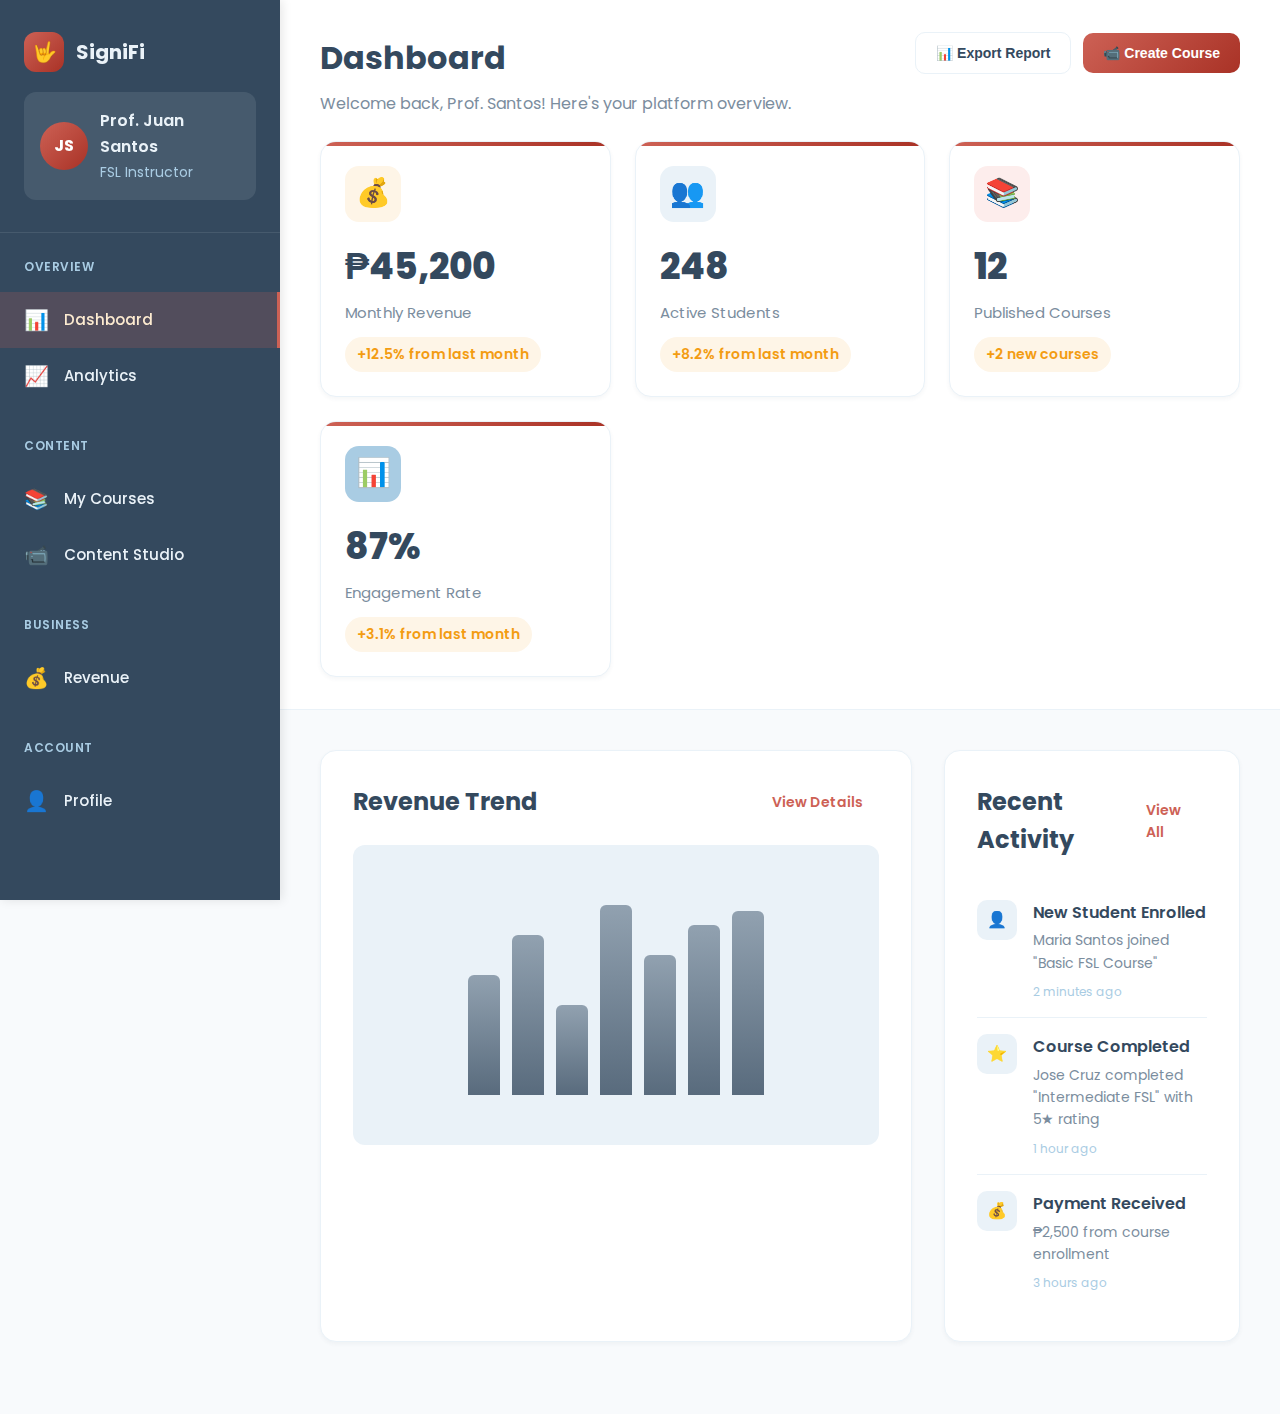
<file: index.html>
<!DOCTYPE html>
<html lang="en">
<head>
    <meta charset="UTF-8">
    <meta name="viewport" content="width=device-width, initial-scale=1.0">
    <title>SigniFi Educator Platform</title>
    <link rel="preconnect" href="https://fonts.googleapis.com">
    <link rel="preconnect" href="https://fonts.gstatic.com" crossorigin>
    <link href="https://fonts.googleapis.com/css2?family=Poppins:wght@300;400;500;600;700;800&display=swap" rel="stylesheet">
    <style>
        * {
            margin: 0;
            padding: 0;
            box-sizing: border-box;
        }

        body {
            font-family: 'Poppins', -apple-system, BlinkMacSystemFont, 'Segoe UI', Roboto, Arial, sans-serif;
            background: #f8fafc;
            color: #34495E;
            line-height: 1.6;
        }

        .app-container {
            display: flex;
            min-height: 100vh;
        }

        /* Sidebar Navigation */
        .sidebar {
            width: 280px;
            background: #34495E;
            box-shadow: 2px 0 10px rgba(0,0,0,0.1);
            position: fixed;
            height: 100vh;
            left: 0;
            top: 0;
            z-index: 100;
            display: flex;
            flex-direction: column;
        }

        .sidebar-header {
            padding: 32px 24px;
            border-bottom: 1px solid rgba(234, 242, 248, 0.1);
        }

        .logo {
            display: flex;
            align-items: center;
            gap: 12px;
            margin-bottom: 20px;
        }

        .logo-icon {
            width: 40px;
            height: 40px;
            background: linear-gradient(135deg, #CD6155 0%, #A93226 100%);
            border-radius: 12px;
            display: flex;
            align-items: center;
            justify-content: center;
            font-size: 20px;
            color: white;
        }

        .logo-text {
            font-size: 20px;
            font-weight: 700;
            color: #EAF2F8;
        }

        .user-info {
            display: flex;
            align-items: center;
            gap: 12px;
            padding: 16px;
            background: rgba(234, 242, 248, 0.1);
            border-radius: 12px;
        }

        .user-avatar {
            width: 48px;
            height: 48px;
            border-radius: 50%;
            background: linear-gradient(135deg, #CD6155, #A93226);
            display: flex;
            align-items: center;
            justify-content: center;
            color: white;
            font-weight: 700;
            font-size: 16px;
        }

        .user-details {
            flex: 1;
        }

        .user-name {
            font-size: 16px;
            font-weight: 600;
            color: #EAF2F8;
            margin-bottom: 2px;
        }

        .user-role {
            font-size: 14px;
            color: #A9CCE3;
        }

        /* Navigation Menu */
        .nav-menu {
            flex: 1;
            padding: 24px 0;
            overflow-y: auto;
            height: 0; /* This forces flex: 1 to work with overflow */
        }

        /* Custom scrollbar for nav menu */
        .nav-menu::-webkit-scrollbar {
            width: 6px;
        }

        .nav-menu::-webkit-scrollbar-track {
            background: rgba(234, 242, 248, 0.1);
            border-radius: 3px;
        }

        .nav-menu::-webkit-scrollbar-thumb {
            background: rgba(234, 242, 248, 0.3);
            border-radius: 3px;
        }

        .nav-menu::-webkit-scrollbar-thumb:hover {
            background: rgba(234, 242, 248, 0.5);
        }

        .nav-section {
            margin-bottom: 32px;
        }

        .nav-section-title {
            font-size: 12px;
            font-weight: 600;
            color: #A9CCE3;
            text-transform: uppercase;
            letter-spacing: 0.5px;
            margin-bottom: 16px;
            padding: 0 24px;
        }

        .nav-item {
            display: flex;
            align-items: center;
            gap: 16px;
            padding: 12px 24px;
            color: #EAF2F8;
            text-decoration: none;
            font-size: 15px;
            font-weight: 500;
            transition: all 0.2s ease;
            cursor: pointer;
            border-right: 3px solid transparent;
        }

        .nav-item:hover {
            background: rgba(234, 242, 248, 0.1);
            color: #FDEBD0;
        }

        .nav-item.active {
            background: rgba(205, 97, 85, 0.2);
            color: #FDEBD0;
            border-right-color: #CD6155;
        }

        .nav-icon {
            font-size: 20px;
            width: 24px;
            text-align: center;
        }

        /* Main Content Area */
        .main-content {
            flex: 1;
            margin-left: 280px;
            background: #f8fafc;
            min-height: 100vh;
        }

        /* Content Header */
        .content-header {
            background: white;
            padding: 32px 40px;
            border-bottom: 1px solid #EAF2F8;
            position: sticky;
            top: 0;
            z-index: 50;
        }

        .header-top {
            display: flex;
            justify-content: space-between;
            align-items: flex-start;
            margin-bottom: 24px;
        }

        .page-info {
            flex: 1;
        }

        .page-title {
            font-size: 32px;
            font-weight: 700;
            color: #34495E;
            margin-bottom: 8px;
        }

        .page-subtitle {
            font-size: 16px;
            color: #7B8D9E;
        }

        .header-actions {
            display: flex;
            gap: 12px;
            align-items: center;
        }

        .header-btn {
            padding: 12px 20px;
            border-radius: 10px;
            font-size: 14px;
            font-weight: 600;
            cursor: pointer;
            transition: all 0.2s ease;
            display: flex;
            align-items: center;
            gap: 8px;
        }

        .header-btn.primary {
            background: linear-gradient(135deg, #CD6155 0%, #A93226 100%);
            color: white;
            border: none;
        }

        .header-btn.secondary {
            background: white;
            color: #34495E;
            border: 1px solid #EAF2F8;
        }

        .header-btn:hover {
            transform: translateY(-1px);
            box-shadow: 0 4px 12px rgba(205, 97, 85, 0.15);
        }

        /* Stats Cards in Header */
        .header-stats {
            display: grid;
            grid-template-columns: repeat(auto-fit, minmax(240px, 1fr));
            gap: 24px;
        }

        .stat-card {
            background: white;
            border-radius: 16px;
            padding: 24px;
            border: 1px solid #EAF2F8;
            box-shadow: 0 2px 4px rgba(52, 73, 94, 0.05);
            position: relative;
            overflow: hidden;
        }

        .stat-card::before {
            content: '';
            position: absolute;
            top: 0;
            left: 0;
            width: 100%;
            height: 4px;
            background: linear-gradient(90deg, #CD6155, #A93226);
        }

        .stat-icon {
            width: 56px;
            height: 56px;
            border-radius: 14px;
            display: flex;
            align-items: center;
            justify-content: center;
            font-size: 28px;
            margin-bottom: 16px;
        }

        .stat-icon.revenue { background: #FEF5E7; color: #F39C12; }
        .stat-icon.students { background: #EAF2F8; color: #34495E; }
        .stat-icon.courses { background: #FDEDEC; color: #CD6155; }
        .stat-icon.engagement { background: #A9CCE3; color: #34495E; }

        .stat-value {
            font-size: 36px;
            font-weight: 800;
            color: #34495E;
            margin-bottom: 6px;
        }

        .stat-label {
            font-size: 15px;
            color: #7B8D9E;
            margin-bottom: 12px;
        }

        .stat-change {
            font-size: 14px;
            font-weight: 600;
            padding: 6px 12px;
            border-radius: 20px;
            display: inline-block;
        }

        .stat-change.positive {
            background: #FEF5E7;
            color: #F39C12;
        }

        .stat-change.negative {
            background: #FDEDEC;
            color: #CD6155;
        }

        /* Content Body */
        .content-body {
            padding: 40px;
        }

        .content-grid {
            display: grid;
            grid-template-columns: 2fr 1fr;
            gap: 32px;
            margin-bottom: 32px;
        }

        .content-section {
            background: white;
            border-radius: 16px;
            padding: 32px;
            border: 1px solid #EAF2F8;
            box-shadow: 0 2px 4px rgba(52, 73, 94, 0.05);
        }

        .section-header {
            display: flex;
            justify-content: space-between;
            align-items: center;
            margin-bottom: 24px;
        }

        .section-title {
            font-size: 24px;
            font-weight: 700;
            color: #34495E;
        }

        .see-all {
            color: #CD6155;
            font-size: 14px;
            font-weight: 600;
            text-decoration: none;
            padding: 8px 16px;
            border-radius: 8px;
            transition: background 0.2s ease;
        }

        .see-all:hover {
            background: #FEF5E7;
        }

        /* Chart Styles */
        .chart-container {
            height: 300px;
            background: #EAF2F8;
            border-radius: 12px;
            display: flex;
            align-items: center;
            justify-content: center;
            position: relative;
            overflow: hidden;
            margin-top: 20px;
        }

        .chart-bars {
            display: flex;
            align-items: end;
            gap: 12px;
            height: 200px;
        }

        .chart-bar {
            width: 32px;
            background: linear-gradient(to top, #34495E, #7B8D9E);
            border-radius: 6px 6px 0 0;
            opacity: 0.8;
            transition: opacity 0.2s ease;
        }

        .chart-bar:hover {
            opacity: 1;
        }

        /* Screen States */
        .screen {
            display: none;
        }

        .screen.active {
            display: block;
        }

        /* Course Cards */
        .course-grid {
            display: grid;
            grid-template-columns: repeat(auto-fill, minmax(400px, 1fr));
            gap: 24px;
            margin-top: 24px;
        }

        .course-card {
            background: white;
            border-radius: 16px;
            padding: 24px;
            border: 1px solid #EAF2F8;
            box-shadow: 0 2px 4px rgba(52, 73, 94, 0.05);
            cursor: pointer;
            transition: all 0.2s ease;
        }

        .course-card:hover {
            transform: translateY(-2px);
            box-shadow: 0 8px 25px rgba(52, 73, 94, 0.1);
        }

        .course-header {
            display: flex;
            justify-content: space-between;
            align-items: flex-start;
            margin-bottom: 16px;
        }

        .course-title {
            font-size: 18px;
            font-weight: 700;
            color: #34495E;
            margin-bottom: 8px;
        }

        .course-status {
            padding: 6px 12px;
            border-radius: 20px;
            font-size: 12px;
            font-weight: 600;
        }

        .course-status.published {
            background: #FEF5E7;
            color: #F39C12;
        }

        .course-status.draft {
            background: #FDEDEC;
            color: #CD6155;
        }

        .course-meta {
            display: flex;
            gap: 20px;
            margin-bottom: 16px;
            font-size: 14px;
            color: #7B8D9E;
        }

        .course-progress {
            width: 100%;
            height: 8px;
            background: #EAF2F8;
            border-radius: 4px;
            overflow: hidden;
            margin-bottom: 16px;
        }

        .course-progress-fill {
            height: 100%;
            background: linear-gradient(90deg, #34495E, #7B8D9E);
            border-radius: 4px;
            transition: width 0.3s ease;
        }

        .course-stats {
            display: flex;
            justify-content: space-between;
            font-size: 14px;
            color: #7B8D9E;
        }

        /* Activity Feed */
        .activity-list {
            space-y: 16px;
        }

        .activity-item {
            display: flex;
            gap: 16px;
            padding: 16px 0;
            border-bottom: 1px solid #EAF2F8;
        }

        .activity-item:last-child {
            border-bottom: none;
        }

        .activity-icon {
            width: 40px;
            height: 40px;
            border-radius: 10px;
            background: #EAF2F8;
            display: flex;
            align-items: center;
            justify-content: center;
            font-size: 16px;
            color: #34495E;
            flex-shrink: 0;
        }

        .activity-content {
            flex: 1;
        }

        .activity-title {
            font-size: 16px;
            font-weight: 600;
            color: #34495E;
            margin-bottom: 4px;
        }

        .activity-desc {
            font-size: 14px;
            color: #7B8D9E;
            margin-bottom: 8px;
        }

        .activity-time {
            font-size: 12px;
            color: #A9CCE3;
        }

        /* Forms */
        .form-grid {
            display: grid;
            grid-template-columns: 1fr 1fr;
            gap: 24px;
            margin-bottom: 32px;
        }

        .form-group {
            display: flex;
            flex-direction: column;
        }

        .form-label {
            font-size: 14px;
            font-weight: 600;
            color: #34495E;
            margin-bottom: 8px;
        }

        .form-input, .form-textarea, .form-select {
            padding: 12px 16px;
            border: 2px solid #EAF2F8;
            border-radius: 10px;
            font-size: 14px;
            transition: border-color 0.2s ease;
            background: white;
        }

        .form-input:focus, .form-textarea:focus, .form-select:focus {
            outline: none;
            border-color: #CD6155;
        }

        .form-textarea {
            min-height: 120px;
            resize: vertical;
        }

        /* Buttons */
        .btn {
            padding: 12px 24px;
            border-radius: 10px;
            font-size: 14px;
            font-weight: 600;
            cursor: pointer;
            transition: all 0.2s ease;
            border: none;
            display: inline-flex;
            align-items: center;
            gap: 8px;
        }

        .btn-primary {
            background: linear-gradient(135deg, #CD6155 0%, #A93226 100%);
            color: white;
        }

        .btn-secondary {
            background: white;
            color: #34495E;
            border: 2px solid #EAF2F8;
        }

        .btn:hover {
            transform: translateY(-1px);
            box-shadow: 0 4px 12px rgba(205, 97, 85, 0.15);
        }

        /* Responsive Design */
        @media (max-width: 1200px) {
            .content-grid {
                grid-template-columns: 1fr;
            }
            
            .course-grid {
                grid-template-columns: 1fr;
            }
        }

        @media (max-width: 768px) {
            .sidebar {
                transform: translateX(-100%);
                transition: transform 0.3s ease;
            }

            .sidebar.open {
                transform: translateX(0);
            }

            .main-content {
                margin-left: 0;
            }

            .content-header {
                padding: 20px;
            }

            .content-body {
                padding: 20px;
            }

            .page-title {
                font-size: 24px;
            }

            .header-stats {
                grid-template-columns: 1fr;
                gap: 16px;
            }

            .form-grid {
                grid-template-columns: 1fr;
            }
        }
    </style>
</head>
<body>
    <div class="app-container">
        <!-- Sidebar Navigation -->
        <nav class="sidebar">
            <div class="sidebar-header">
                <div class="logo">
                    <div class="logo-icon">🤟</div>
                    <div class="logo-text">SigniFi</div>
                </div>
                <div class="user-info">
                    <div class="user-avatar">JS</div>
                    <div class="user-details">
                        <div class="user-name">Prof. Juan Santos</div>
                        <div class="user-role">FSL Instructor</div>
                    </div>
                </div>
            </div>

            <div class="nav-menu">
                <div class="nav-section">
                    <div class="nav-section-title">Overview</div>
                    <a class="nav-item active" onclick="showScreen('dashboard')">
                        <span class="nav-icon">📊</span>
                        Dashboard
                    </a>
                    <a class="nav-item" onclick="showScreen('analytics')">
                        <span class="nav-icon">📈</span>
                        Analytics
                    </a>
                </div>

                <div class="nav-section">
                    <div class="nav-section-title">Content</div>
                    <a class="nav-item" onclick="showScreen('courses')">
                        <span class="nav-icon">📚</span>
                        My Courses
                    </a>
                    <a class="nav-item" onclick="showScreen('content')">
                        <span class="nav-icon">📹</span>
                        Content Studio
                    </a>
                </div>

                <div class="nav-section">
                    <div class="nav-section-title">Business</div>
                    <a class="nav-item" onclick="showScreen('revenue')">
                        <span class="nav-icon">💰</span>
                        Revenue
                    </a>
                </div>

                <div class="nav-section">
                    <div class="nav-section-title">Account</div>
                    <a class="nav-item" onclick="showScreen('profile')">
                        <span class="nav-icon">👤</span>
                        Profile
                    </a>
                </div>
            </div>
        </nav>

        <!-- Main Content -->
        <main class="main-content">
            <!-- Dashboard Screen -->
            <div class="screen active" id="dashboard">
                <div class="content-header">
                    <div class="header-top">
                        <div class="page-info">
                            <h1 class="page-title">Dashboard</h1>
                            <p class="page-subtitle">Welcome back, Prof. Santos! Here's your platform overview.</p>
                        </div>
                        <div class="header-actions">
                            <button class="header-btn secondary">📊 Export Report</button>
                            <button class="header-btn primary" onclick="showScreen('content')">📹 Create Course</button>
                        </div>
                    </div>
                    <div class="header-stats">
                        <div class="stat-card">
                            <div class="stat-icon revenue">💰</div>
                            <div class="stat-value">₱45,200</div>
                            <div class="stat-label">Monthly Revenue</div>
                            <div class="stat-change positive">+12.5% from last month</div>
                        </div>
                        <div class="stat-card">
                            <div class="stat-icon students">👥</div>
                            <div class="stat-value">248</div>
                            <div class="stat-label">Active Students</div>
                            <div class="stat-change positive">+8.2% from last month</div>
                        </div>
                        <div class="stat-card">
                            <div class="stat-icon courses">📚</div>
                            <div class="stat-value">12</div>
                            <div class="stat-label">Published Courses</div>
                            <div class="stat-change positive">+2 new courses</div>
                        </div>
                        <div class="stat-card">
                            <div class="stat-icon engagement">📊</div>
                            <div class="stat-value">87%</div>
                            <div class="stat-label">Engagement Rate</div>
                            <div class="stat-change positive">+3.1% from last month</div>
                        </div>
                    </div>
                </div>

                <div class="content-body">
                    <div class="content-grid">
                        <div class="content-section">
                            <div class="section-header">
                                <h2 class="section-title">Revenue Trend</h2>
                                <a href="#" class="see-all">View Details</a>
                            </div>
                            <div class="chart-container">
                                <div class="chart-bars">
                                    <div class="chart-bar" style="height: 60%;"></div>
                                    <div class="chart-bar" style="height: 80%;"></div>
                                    <div class="chart-bar" style="height: 45%;"></div>
                                    <div class="chart-bar" style="height: 95%;"></div>
                                    <div class="chart-bar" style="height: 70%;"></div>
                                    <div class="chart-bar" style="height: 85%;"></div>
                                    <div class="chart-bar" style="height: 92%;"></div>
                                </div>
                            </div>
                        </div>

                        <div class="content-section">
                            <div class="section-header">
                                <h2 class="section-title">Recent Activity</h2>
                                <a href="#" class="see-all">View All</a>
                            </div>
                            <div class="activity-list">
                                <div class="activity-item">
                                    <div class="activity-icon">👤</div>
                                    <div class="activity-content">
                                        <div class="activity-title">New Student Enrolled</div>
                                        <div class="activity-desc">Maria Santos joined "Basic FSL Course"</div>
                                        <div class="activity-time">2 minutes ago</div>
                                    </div>
                                </div>
                                <div class="activity-item">
                                    <div class="activity-icon">⭐</div>
                                    <div class="activity-content">
                                        <div class="activity-title">Course Completed</div>
                                        <div class="activity-desc">Jose Cruz completed "Intermediate FSL" with 5★ rating</div>
                                        <div class="activity-time">1 hour ago</div>
                                    </div>
                                </div>
                                <div class="activity-item">
                                    <div class="activity-icon">💰</div>
                                    <div class="activity-content">
                                        <div class="activity-title">Payment Received</div>
                                        <div class="activity-desc">₱2,500 from course enrollment</div>
                                        <div class="activity-time">3 hours ago</div>
                                    </div>
                                </div>
                            </div>
                        </div>
                    </div>
                </div>
            </div>

            <!-- Other screens will be implemented similarly... -->
            <!-- For brevity, I'll add the key structure for other screens -->
            
            <!-- Courses Screen -->
            <div class="screen" id="courses">
                <div class="content-header">
                    <div class="header-top">
                        <div class="page-info">
                            <h1 class="page-title">My Courses</h1>
                            <p class="page-subtitle">Manage your course content and track performance</p>
                        </div>
                        <div class="header-actions">
                            <button class="header-btn secondary">📊 Course Analytics</button>
                            <button class="header-btn primary" onclick="showScreen('content')">📹 Create New Course</button>
                        </div>
                    </div>
                    <div class="header-stats">
                        <div class="stat-card">
                            <div class="stat-icon courses">📚</div>
                            <div class="stat-value">12</div>
                            <div class="stat-label">Published Courses</div>
                            <div class="stat-change positive">2 published this month</div>
                        </div>
                        <div class="stat-card">
                            <div class="stat-icon students">👥</div>
                            <div class="stat-value">3</div>
                            <div class="stat-label">Draft Courses</div>
                            <div class="stat-change">Ready for review</div>
                        </div>
                        <div class="stat-card">
                            <div class="stat-icon revenue">💰</div>
                            <div class="stat-value">₱3,200</div>
                            <div class="stat-label">Average Price</div>
                            <div class="stat-change positive">+₱200 from last month</div>
                        </div>
                    </div>
                </div>

                <div class="content-body">
                    <div class="course-grid">
                        <div class="course-card">
                            <div class="course-header">
                                <div>
                                    <div class="course-title">Complete FSL Beginner Course</div>
                                    <div class="course-meta">
                                        <span>127 students</span>
                                        <span>8 modules</span>
                                        <span>₱2,500</span>
                                    </div>
                                </div>
                                <div class="course-status published">Published</div>
                            </div>
                            <div class="course-progress">
                                <div class="course-progress-fill" style="width: 100%;"></div>
                            </div>
                            <div class="course-stats">
                                <span>4.9 ⭐ (127 reviews)</span>
                                <span>₱317,500 earned</span>
                            </div>
                        </div>

                        <div class="course-card">
                            <div class="course-header">
                                <div>
                                    <div class="course-title">Business FSL Communication</div>
                                    <div class="course-meta">
                                        <span>89 students</span>
                                        <span>6 modules</span>
                                        <span>₱3,200</span>
                                    </div>
                                </div>
                                <div class="course-status published">Published</div>
                            </div>
                            <div class="course-progress">
                                <div class="course-progress-fill" style="width: 100%;"></div>
                            </div>
                            <div class="course-stats">
                                <span>4.8 ⭐ (89 reviews)</span>
                                <span>₱284,800 earned</span>
                            </div>
                        </div>

                        <div class="course-card">
                            <div class="course-header">
                                <div>
                                    <div class="course-title">Advanced FSL Conversations</div>
                                    <div class="course-meta">
                                        <span>0 students</span>
                                        <span>4/8 modules</span>
                                        <span>₱4,000</span>
                                    </div>
                                </div>
                                <div class="course-status draft">Draft</div>
                            </div>
                            <div class="course-progress">
                                <div class="course-progress-fill" style="width: 50%;"></div>
                            </div>
                            <div class="course-stats">
                                <span>50% complete</span>
                                <span>Ready for review</span>
                            </div>
                        </div>
                    </div>
                </div>
            </div>

            <!-- Content Creation Screen -->
            <div class="screen" id="content">
                <div class="content-header">
                    <div class="header-top">
                        <div class="page-info">
                            <h1 class="page-title">Content Studio</h1>
                            <p class="page-subtitle">Create and manage your course content</p>
                        </div>
                        <div class="header-actions">
                            <button class="header-btn secondary">💾 Save Draft</button>
                            <button class="header-btn primary">🚀 Publish Course</button>
                        </div>
                    </div>
                </div>

                <div class="content-body">
                    <div class="content-section">
                        <div class="section-header">
                            <h2 class="section-title">Course Setup</h2>
                        </div>
                        <div class="form-grid">
                            <div class="form-group">
                                <label class="form-label">Course Title</label>
                                <input type="text" class="form-input" placeholder="e.g., Advanced FSL Conversations">
                            </div>
                            <div class="form-group">
                                <label class="form-label">Price (₱)</label>
                                <input type="number" class="form-input" placeholder="3500">
                            </div>
                        </div>
                        <div class="form-group">
                            <label class="form-label">Course Description</label>
                            <textarea class="form-textarea" placeholder="Describe your course objectives and what students will learn..."></textarea>
                        </div>
                    </div>
                </div>
            </div>

            <!-- Analytics Screen -->
            <div class="screen" id="analytics">
                <div class="content-header">
                    <div class="header-top">
                        <div class="page-info">
                            <h1 class="page-title">Analytics</h1>
                            <p class="page-subtitle">Track student performance and engagement metrics</p>
                        </div>
                        <div class="header-actions">
                            <button class="header-btn secondary">📊 Export Data</button>
                            <button class="header-btn primary">📈 View Detailed Report</button>
                        </div>
                    </div>
                    <div class="header-stats">
                        <div class="stat-card">
                            <div class="stat-icon engagement">📊</div>
                            <div class="stat-value">87%</div>
                            <div class="stat-label">Avg Completion Rate</div>
                            <div class="stat-change positive">+3.1% from last month</div>
                        </div>
                        <div class="stat-card">
                            <div class="stat-icon students">🎯</div>
                            <div class="stat-value">4.9</div>
                            <div class="stat-label">Average Score</div>
                            <div class="stat-change positive">+0.2 from last month</div>
                        </div>
                        <div class="stat-card">
                            <div class="stat-icon courses">👥</div>
                            <div class="stat-value">248</div>
                            <div class="stat-label">Active Students</div>
                            <div class="stat-change positive">+15 new this month</div>
                        </div>
                    </div>
                </div>

                <div class="content-body">
                    <div class="content-grid">
                        <div class="content-section">
                            <div class="section-header">
                                <h2 class="section-title">Student Engagement</h2>
                                <a href="#" class="see-all">View Details</a>
                            </div>
                            <div class="chart-container">
                                <div class="chart-bars">
                                    <div class="chart-bar" style="height: 85%;"></div>
                                    <div class="chart-bar" style="height: 92%;"></div>
                                    <div class="chart-bar" style="height: 78%;"></div>
                                    <div class="chart-bar" style="height: 95%;"></div>
                                    <div class="chart-bar" style="height: 88%;"></div>
                                    <div class="chart-bar" style="height: 90%;"></div>
                                    <div class="chart-bar" style="height: 93%;"></div>
                                </div>
                            </div>
                        </div>

                        <div class="content-section">
                            <div class="section-header">
                                <h2 class="section-title">Top Performers</h2>
                                <a href="#" class="see-all">View All</a>
                            </div>
                            <div class="activity-list">
                                <div class="activity-item">
                                    <div class="activity-icon">M</div>
                                    <div class="activity-content">
                                        <div class="activity-title">Maria Santos</div>
                                        <div class="activity-desc">Completed 8/8 modules</div>
                                        <div class="activity-time">Score: 98%</div>
                                    </div>
                                </div>
                                <div class="activity-item">
                                    <div class="activity-icon">J</div>
                                    <div class="activity-content">
                                        <div class="activity-title">Jose Cruz</div>
                                        <div class="activity-desc">Completed 7/8 modules</div>
                                        <div class="activity-time">Score: 95%</div>
                                    </div>
                                </div>
                                <div class="activity-item">
                                    <div class="activity-icon">A</div>
                                    <div class="activity-content">
                                        <div class="activity-title">Ana Reyes</div>
                                        <div class="activity-desc">Completed 8/8 modules</div>
                                        <div class="activity-time">Score: 94%</div>
                                    </div>
                                </div>
                            </div>
                        </div>
                    </div>

                    <div class="content-section">
                        <div class="section-header">
                            <h2 class="section-title">Course Performance</h2>
                        </div>
                        <div class="course-grid">
                            <div class="course-card">
                                <div class="course-header">
                                    <div>
                                        <div class="course-title">Basic FSL Course</div>
                                        <div class="course-meta">
                                            <span>127 students</span>
                                            <span>87% completion</span>
                                            <span>4.9/5 rating</span>
                                        </div>
                                    </div>
                                    <div class="course-status published">87%</div>
                                </div>
                                <div class="course-progress">
                                    <div class="course-progress-fill" style="width: 87%;"></div>
                                </div>
                                <div class="course-stats">
                                    <span>Avg completion: 87%</span>
                                    <span>Avg score: 4.9/5</span>
                                </div>
                            </div>

                            <div class="course-card">
                                <div class="course-header">
                                    <div>
                                        <div class="course-title">Business FSL Communication</div>
                                        <div class="course-meta">
                                            <span>89 students</span>
                                            <span>92% completion</span>
                                            <span>4.8/5 rating</span>
                                        </div>
                                    </div>
                                    <div class="course-status published">92%</div>
                                </div>
                                <div class="course-progress">
                                    <div class="course-progress-fill" style="width: 92%;"></div>
                                </div>
                                <div class="course-stats">
                                    <span>Avg completion: 92%</span>
                                    <span>Avg score: 4.8/5</span>
                                </div>
                            </div>
                        </div>
                    </div>
                </div>
            </div>

            <!-- Revenue & Payments Screen -->
            <div class="screen" id="revenue">
                <div class="content-header">
                    <div class="header-top">
                        <div class="page-info">
                            <h1 class="page-title">Revenue Dashboard</h1>
                            <p class="page-subtitle">Track your earnings and financial performance</p>
                        </div>
                        <div class="header-actions">
                            <button class="header-btn secondary">📊 Export Report</button>
                            <button class="header-btn primary">💳 Payout Settings</button>
                        </div>
                    </div>
                    <div class="header-stats">
                        <div class="stat-card">
                            <div class="stat-icon revenue">💰</div>
                            <div class="stat-value">₱45,200</div>
                            <div class="stat-label">This Month</div>
                            <div class="stat-change positive">+12.5% from last month</div>
                        </div>
                        <div class="stat-card">
                            <div class="stat-icon courses">📈</div>
                            <div class="stat-value">₱520,800</div>
                            <div class="stat-label">Total Earned</div>
                            <div class="stat-change positive">+₱45,200 this month</div>
                        </div>
                        <div class="stat-card">
                            <div class="stat-icon students">⏳</div>
                            <div class="stat-value">₱8,500</div>
                            <div class="stat-label">Pending Payout</div>
                            <div class="stat-change">Available Dec 30</div>
                        </div>
                    </div>
                </div>

                <div class="content-body">
                    <div class="content-grid">
                        <div class="content-section">
                            <div class="section-header">
                                <h2 class="section-title">Monthly Revenue</h2>
                                <a href="#" class="see-all">Last 6 months</a>
                            </div>
                            <div class="chart-container">
                                <div class="chart-bars">
                                    <div class="chart-bar" style="height: 45%;"></div>
                                    <div class="chart-bar" style="height: 60%;"></div>
                                    <div class="chart-bar" style="height: 80%;"></div>
                                    <div class="chart-bar" style="height: 70%;"></div>
                                    <div class="chart-bar" style="height: 95%;"></div>
                                    <div class="chart-bar" style="height: 85%;"></div>
                                </div>
                            </div>
                        </div>

                        <div class="content-section">
                            <div class="section-header">
                                <h2 class="section-title">Recent Payments</h2>
                                <a href="#" class="see-all">View All</a>
                            </div>
                            <div class="activity-list">
                                <div class="activity-item">
                                    <div class="activity-icon">💰</div>
                                    <div class="activity-content">
                                        <div class="activity-title">Course Sale - Basic FSL</div>
                                        <div class="activity-desc">Maria Santos • Dec 15, 2024</div>
                                        <div class="activity-time" style="color: #22c55e; font-weight: 600;">+₱2,500</div>
                                    </div>
                                </div>
                                <div class="activity-item">
                                    <div class="activity-icon">💳</div>
                                    <div class="activity-content">
                                        <div class="activity-title">Platform Fee</div>
                                        <div class="activity-desc">Monthly commission • Dec 15, 2024</div>
                                        <div class="activity-time" style="color: #ef4444; font-weight: 600;">-₱3,200</div>
                                    </div>
                                </div>
                                <div class="activity-item">
                                    <div class="activity-icon">🏦</div>
                                    <div class="activity-content">
                                        <div class="activity-title">Payout to Bank</div>
                                        <div class="activity-desc">BPI Account ****1234 • Dec 14, 2024</div>
                                        <div class="activity-time" style="color: #64748b; font-weight: 600;">₱35,000</div>
                                    </div>
                                </div>
                            </div>
                        </div>
                    </div>

                    <div class="content-section">
                        <div class="section-header">
                            <h2 class="section-title">Course Revenue Breakdown</h2>
                        </div>
                        <div class="course-grid">
                            <div class="course-card">
                                <div class="course-header">
                                    <div>
                                        <div class="course-title">Basic FSL Course</div>
                                        <div class="course-meta">
                                            <span>127 enrollments</span>
                                            <span>₱2,500 each</span>
                                            <span>8% platform fee</span>
                                        </div>
                                    </div>
                                    <div class="course-status published">₱317,500</div>
                                </div>
                                <div class="course-progress">
                                    <div class="course-progress-fill" style="width: 100%;"></div>
                                </div>
                                <div class="course-stats">
                                    <span>Gross: ₱317,500</span>
                                    <span>Net: ₱292,100</span>
                                </div>
                            </div>

                            <div class="course-card">
                                <div class="course-header">
                                    <div>
                                        <div class="course-title">Business FSL Communication</div>
                                        <div class="course-meta">
                                            <span>89 enrollments</span>
                                            <span>₱3,200 each</span>
                                            <span>8% platform fee</span>
                                        </div>
                                    </div>
                                    <div class="course-status published">₱284,800</div>
                                </div>
                                <div class="course-progress">
                                    <div class="course-progress-fill" style="width: 100%;"></div>
                                </div>
                                <div class="course-stats">
                                    <span>Gross: ₱284,800</span>
                                    <span>Net: ₱262,016</span>
                                </div>
                            </div>
                        </div>
                    </div>

                    <div class="content-section">
                        <div class="section-header">
                            <h2 class="section-title">Payout Settings</h2>
                            <button class="header-btn secondary">Edit</button>
                        </div>
                        <div class="activity-item" style="border: none; padding: 20px; background: #f8fafc; border-radius: 12px;">
                            <div class="activity-icon">🏦</div>
                            <div class="activity-content">
                                <div class="activity-title">Bank of the Philippine Islands</div>
                                <div class="activity-desc">Account: ****1234</div>
                                <div class="activity-time">Next payout: Dec 30, 2024 • Amount: ₱8,500</div>
                            </div>
                        </div>
                    </div>
                </div>
            </div>

            <!-- Profile Screen -->
            <div class="screen" id="profile">
                <div class="content-header">
                    <div class="header-top">
                        <div class="page-info">
                            <h1 class="page-title">Profile & Settings</h1>
                            <p class="page-subtitle">Manage your instructor profile and account settings</p>
                        </div>
                        <div class="header-actions">
                            <button class="header-btn secondary">📊 View Public Profile</button>
                            <button class="header-btn primary">✏️ Edit Profile</button>
                        </div>
                    </div>
                    <div class="header-stats">
                        <div class="stat-card">
                            <div class="stat-icon engagement">⭐</div>
                            <div class="stat-value">4.9</div>
                            <div class="stat-label">Instructor Rating</div>
                            <div class="stat-change positive">Based on 216 reviews</div>
                        </div>
                        <div class="stat-card">
                            <div class="stat-icon students">👥</div>
                            <div class="stat-value">3.2K</div>
                            <div class="stat-label">Profile Followers</div>
                            <div class="stat-change positive">+120 this month</div>
                        </div>
                        <div class="stat-card">
                            <div class="stat-icon courses">📚</div>
                            <div class="stat-value">248</div>
                            <div class="stat-label">Total Students</div>
                            <div class="stat-change positive">Across all courses</div>
                        </div>
                    </div>
                </div>

                <div class="content-body">
                    <div class="content-grid">
                        <div class="content-section">
                            <div class="section-header">
                                <h2 class="section-title">Instructor Profile</h2>
                            </div>
                            <div class="activity-item" style="border: none; padding: 24px; background: #f8fafc; border-radius: 12px; margin-bottom: 24px;">
                                <div class="activity-icon" style="width: 80px; height: 80px; font-size: 32px; background: linear-gradient(135deg, #4f46e5, #7c3aed); color: white;">JS</div>
                                <div class="activity-content">
                                    <div class="activity-title" style="font-size: 20px; margin-bottom: 8px;">Prof. Juan Santos</div>
                                    <div class="activity-desc" style="color: #4f46e5; font-weight: 600; margin-bottom: 4px;">FSL Certified Instructor</div>
                                    <div class="activity-time">📍 Manila, Philippines</div>
                                </div>
                            </div>
                            <p style="color: #64748b; line-height: 1.6; margin-bottom: 20px;">
                                Certified Filipino Sign Language instructor with 15+ years of experience. Passionate about making FSL accessible to everyone through innovative online teaching methods.
                            </p>
                        </div>

                        <div class="content-section">
                            <div class="section-header">
                                <h2 class="section-title">Quick Settings</h2>
                            </div>
                            <div class="activity-list">
                                <div class="activity-item">
                                    <div class="activity-content">
                                        <div class="activity-title">Notifications</div>
                                        <div class="activity-desc">Course updates and messages</div>
                                    </div>
                                    <button class="btn btn-primary" style="padding: 6px 12px; font-size: 12px;">ON</button>
                                </div>
                                <div class="activity-item">
                                    <div class="activity-content">
                                        <div class="activity-title">Auto-publish</div>
                                        <div class="activity-desc">Automatically publish approved content</div>
                                    </div>
                                    <button class="btn btn-secondary" style="padding: 6px 12px; font-size: 12px;">OFF</button>
                                </div>
                                <div class="activity-item">
                                    <div class="activity-content">
                                        <div class="activity-title">Analytics Emails</div>
                                        <div class="activity-desc">Weekly performance reports</div>
                                    </div>
                                    <button class="btn btn-primary" style="padding: 6px 12px; font-size: 12px;">ON</button>
                                </div>
                            </div>
                        </div>
                    </div>

                    <div class="content-section">
                        <div class="section-header">
                            <h2 class="section-title">Account Management</h2>
                        </div>
                        <div class="course-grid">
                            <div class="course-card" style="cursor: pointer;">
                                <div class="course-header">
                                    <div>
                                        <div class="course-title">👤 Personal Information</div>
                                        <div class="course-meta">
                                            <span>Update your details</span>
                                        </div>
                                    </div>
                                    <div style="color: #94a3b8; font-size: 20px;">›</div>
                                </div>
                            </div>
                            <div class="course-card" style="cursor: pointer;">
                                <div class="course-header">
                                    <div>
                                        <div class="course-title">💳 Payment Methods</div>
                                        <div class="course-meta">
                                            <span>Manage payout settings</span>
                                        </div>
                                    </div>
                                    <div style="color: #94a3b8; font-size: 20px;">›</div>
                                </div>
                            </div>
                            <div class="course-card" style="cursor: pointer;">
                                <div class="course-header">
                                    <div>
                                        <div class="course-title">🔒 Privacy & Security</div>
                                        <div class="course-meta">
                                            <span>Password and permissions</span>
                                        </div>
                                    </div>
                                    <div style="color: #94a3b8; font-size: 20px;">›</div>
                                </div>
                            </div>
                            <div class="course-card" style="cursor: pointer;">
                                <div class="course-header">
                                    <div>
                                        <div class="course-title">❓ Help & Support</div>
                                        <div class="course-meta">
                                            <span>Contact us</span>
                                        </div>
                                    </div>
                                    <div style="color: #94a3b8; font-size: 20px;">›</div>
                                </div>
                            </div>
                        </div>
                    </div>
                </div>
            </div>

            <!-- Add other screens similarly with proper web layouts -->
            
        </main>
    </div>

    <script>
        // Screen Navigation
        function showScreen(screenId) {
            // Hide all screens
            document.querySelectorAll('.screen').forEach(screen => {
                screen.classList.remove('active');
            });
            
            // Show selected screen
            document.getElementById(screenId).classList.add('active');
            
            // Update navigation
            document.querySelectorAll('.nav-item').forEach(item => {
                item.classList.remove('active');
            });
            
            // Find and activate the corresponding nav item
            const activeNavItem = document.querySelector(`[onclick="showScreen('${screenId}')"]`);
            if (activeNavItem) {
                activeNavItem.classList.add('active');
            }
        }

        // Initialize the application
        document.addEventListener('DOMContentLoaded', function() {
            // Set up any additional functionality here
            console.log('SigniFi Educator Platform initialized');
        });
    </script>
</body>
</html>
</file>
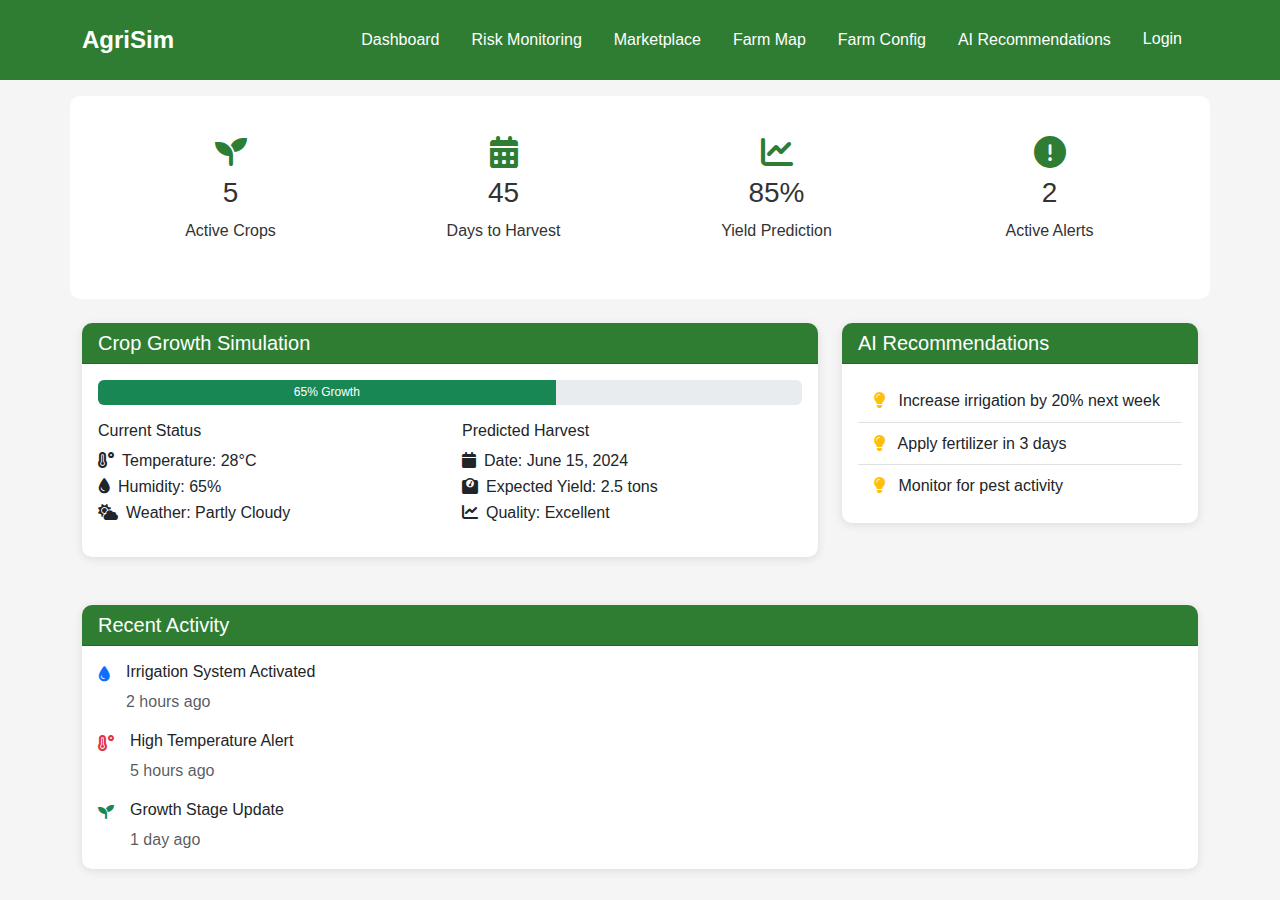
<file: dashboard.html>
<!DOCTYPE html>
<html lang="en">
<head>
    <meta charset="UTF-8">
    <meta name="viewport" content="width=device-width, initial-scale=1.0">
    <title>Dashboard - AgriSim</title>
    <link href="https://cdn.jsdelivr.net/npm/bootstrap@5.1.3/dist/css/bootstrap.min.css" rel="stylesheet">
    <link href="https://cdnjs.cloudflare.com/ajax/libs/font-awesome/6.0.0/css/all.min.css" rel="stylesheet">
    <link href="styles.css" rel="stylesheet">
</head>
<body>
    <!-- Navigation -->
    <nav class="navbar navbar-expand-lg navbar-dark">
        <div class="container">
            <a class="navbar-brand" href="index.html">AgriSim</a>
            <button class="navbar-toggler" type="button" data-bs-toggle="collapse" data-bs-target="#navbarNav">
                <span class="navbar-toggler-icon"></span>
            </button>
            <div class="collapse navbar-collapse" id="navbarNav">
                <ul class="navbar-nav ms-auto">
                    <li class="nav-item">
                        <a class="nav-link" href="dashboard.html">Dashboard</a>
                    </li>
                    <li class="nav-item">
                        <a class="nav-link" href="risks.html">Risk Monitoring</a>
                    </li>
                    <li class="nav-item">
                        <a class="nav-link" href="marketplace.html">Marketplace</a>
                    </li>
                    <li class="nav-item">
                        <a class="nav-link" href="map.html">Farm Map</a>
                    </li>
                    <li class="nav-item">
                        <a class="nav-link" href="farm-config.html">Farm Config</a>
                    </li>
                    <li class="nav-item">
                        <a class="nav-link" href="recommendations.html">AI Recommendations</a>
                    </li>
                    <li class="nav-item">
                        <a class="nav-link btn btn-outline-light ms-2" href="#">Login</a>
                    </li>
                </ul>
            </div>
        </div>
    </nav>

    <!-- Dashboard Content -->
    <div class="container mt-5 pt-4">
        <h1 class="mb-4"></h1>
        
        <!-- Quick Stats -->
        <div class="row dashboard-stats">
            <div class="col-md-3 col-6">
                <div class="stat-card">
                    <i class="fas fa-seedling"></i>
                    <h3>5</h3>
                    <p>Active Crops</p>
                </div>
            </div>
            <div class="col-md-3 col-6">
                <div class="stat-card">
                    <i class="fas fa-calendar-alt"></i>
                    <h3>45</h3>
                    <p>Days to Harvest</p>
                </div>
            </div>
            <div class="col-md-3 col-6">
                <div class="stat-card">
                    <i class="fas fa-chart-line"></i>
                    <h3>85%</h3>
                    <p>Yield Prediction</p>
                </div>
            </div>
            <div class="col-md-3 col-6">
                <div class="stat-card">
                    <i class="fas fa-exclamation-circle"></i>
                    <h3>2</h3>
                    <p>Active Alerts</p>
                </div>
            </div>
        </div>

        <!-- Crop Simulation -->
        <div class="row mt-4">
            <div class="col-md-8">
                <div class="card">
                    <div class="card-header">
                        <h5 class="mb-0">Crop Growth Simulation</h5>
                    </div>
                    <div class="card-body">
                        <div class="progress mb-3" style="height: 25px;">
                            <div class="progress-bar bg-success" role="progressbar" style="width: 65%;" 
                                 aria-valuenow="65" aria-valuemin="0" aria-valuemax="100">65% Growth</div>
                        </div>
                        <div class="row">
                            <div class="col-md-6">
                                <h6>Current Status</h6>
                                <ul class="list-unstyled">
                                    <li><i class="fas fa-temperature-high me-2"></i>Temperature: 28°C</li>
                                    <li><i class="fas fa-tint me-2"></i>Humidity: 65%</li>
                                    <li><i class="fas fa-cloud-sun me-2"></i>Weather: Partly Cloudy</li>
                                </ul>
                            </div>
                            <div class="col-md-6">
                                <h6>Predicted Harvest</h6>
                                <ul class="list-unstyled">
                                    <li><i class="fas fa-calendar me-2"></i>Date: June 15, 2024</li>
                                    <li><i class="fas fa-weight me-2"></i>Expected Yield: 2.5 tons</li>
                                    <li><i class="fas fa-chart-line me-2"></i>Quality: Excellent</li>
                                </ul>
                            </div>
                        </div>
                    </div>
                </div>
            </div>
            <div class="col-md-4">
                <div class="card">
                    <div class="card-header">
                        <h5 class="mb-0">AI Recommendations</h5>
                    </div>
                    <div class="card-body">
                        <ul class="list-group list-group-flush">
                            <li class="list-group-item">
                                <i class="fas fa-lightbulb text-warning me-2"></i>
                                Increase irrigation by 20% next week
                            </li>
                            <li class="list-group-item">
                                <i class="fas fa-lightbulb text-warning me-2"></i>
                                Apply fertilizer in 3 days
                            </li>
                            <li class="list-group-item">
                                <i class="fas fa-lightbulb text-warning me-2"></i>
                                Monitor for pest activity
                            </li>
                        </ul>
                    </div>
                </div>
            </div>
        </div>

        <!-- Recent Activity -->
        <div class="row mt-4">
            <div class="col-12">
                <div class="card">
                    <div class="card-header">
                        <h5 class="mb-0">Recent Activity</h5>
                    </div>
                    <div class="card-body">
                        <div class="timeline">
                            <div class="d-flex mb-3">
                                <div class="flex-shrink-0">
                                    <i class="fas fa-tint text-primary"></i>
                                </div>
                                <div class="flex-grow-1 ms-3">
                                    <h6>Irrigation System Activated</h6>
                                    <p class="text-muted mb-0">2 hours ago</p>
                                </div>
                            </div>
                            <div class="d-flex mb-3">
                                <div class="flex-shrink-0">
                                    <i class="fas fa-temperature-high text-danger"></i>
                                </div>
                                <div class="flex-grow-1 ms-3">
                                    <h6>High Temperature Alert</h6>
                                    <p class="text-muted mb-0">5 hours ago</p>
                                </div>
                            </div>
                            <div class="d-flex">
                                <div class="flex-shrink-0">
                                    <i class="fas fa-seedling text-success"></i>
                                </div>
                                <div class="flex-grow-1 ms-3">
                                    <h6>Growth Stage Update</h6>
                                    <p class="text-muted mb-0">1 day ago</p>
                                </div>
                            </div>
                        </div>
                    </div>
                </div>
            </div>
        </div>
    </div>

    <script src="https://cdn.jsdelivr.net/npm/bootstrap@5.1.3/dist/js/bootstrap.bundle.min.js"></script>
</body>
</html>
</file>
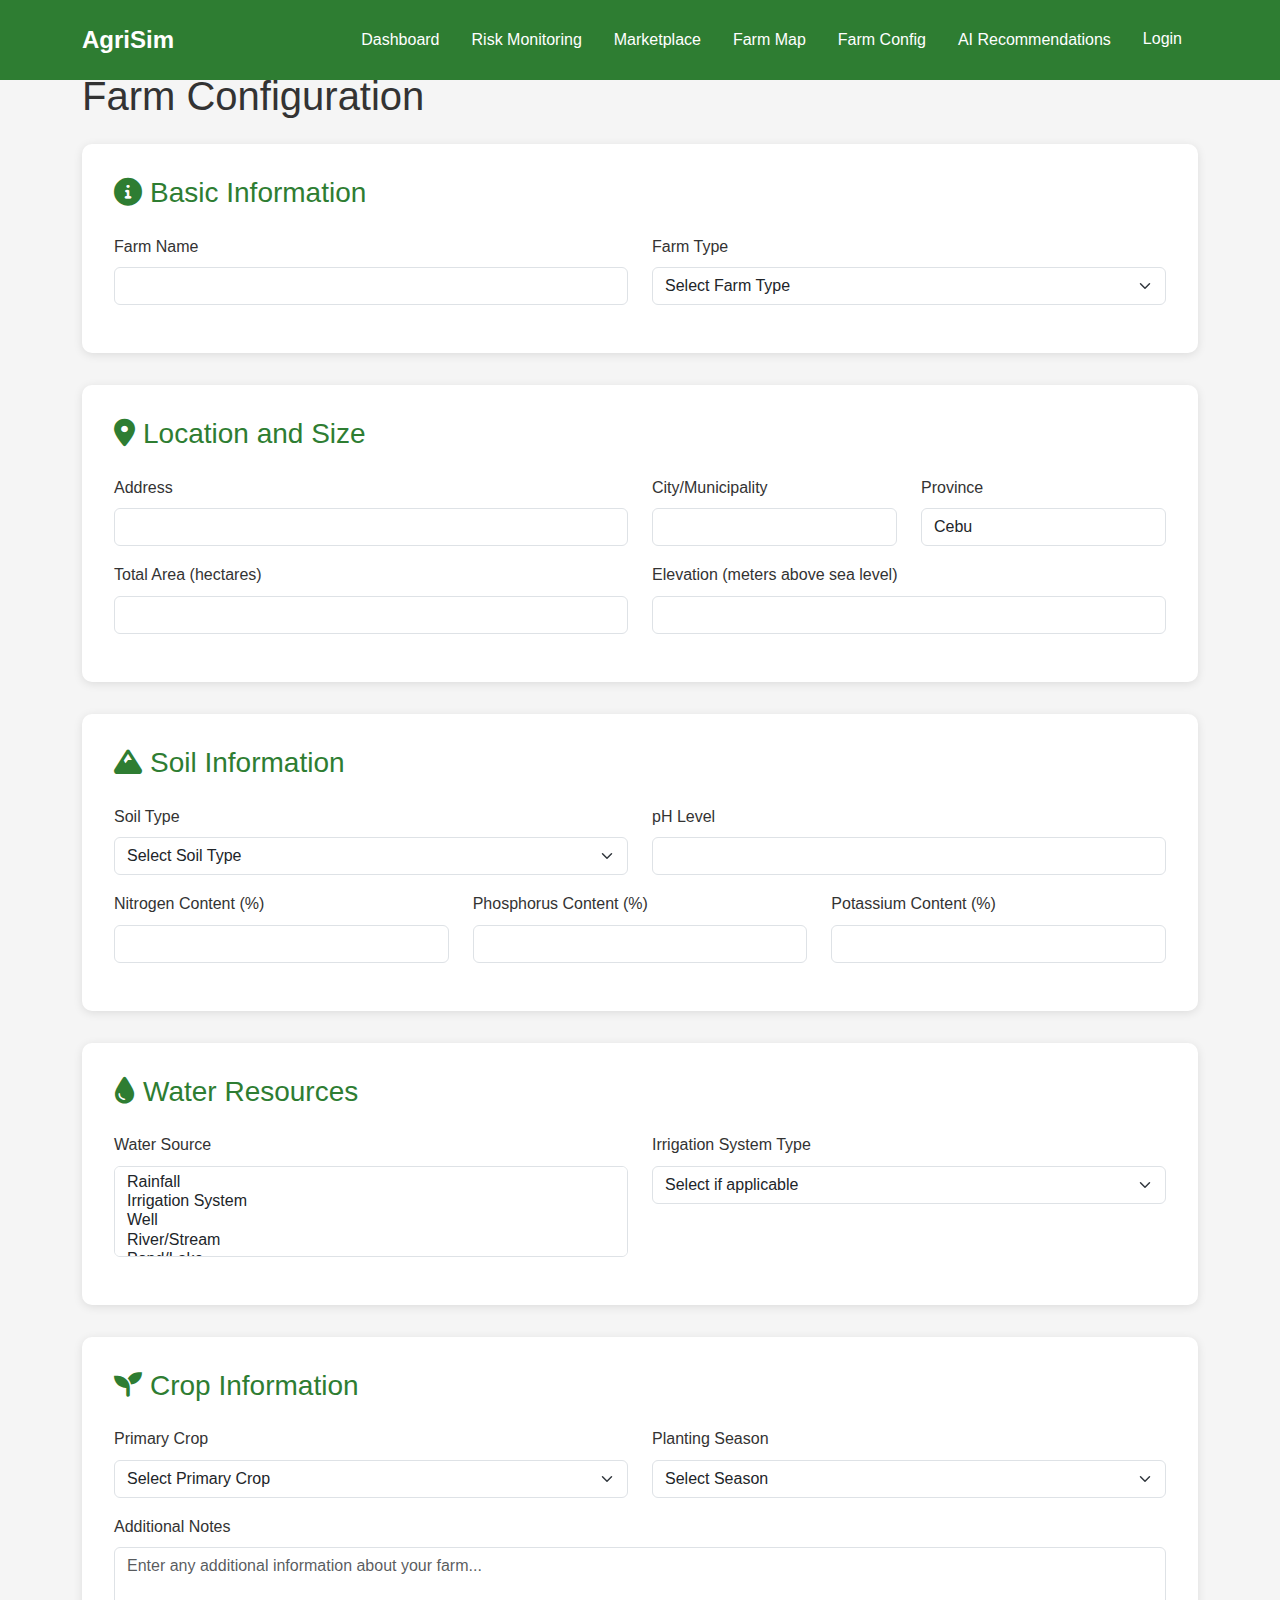
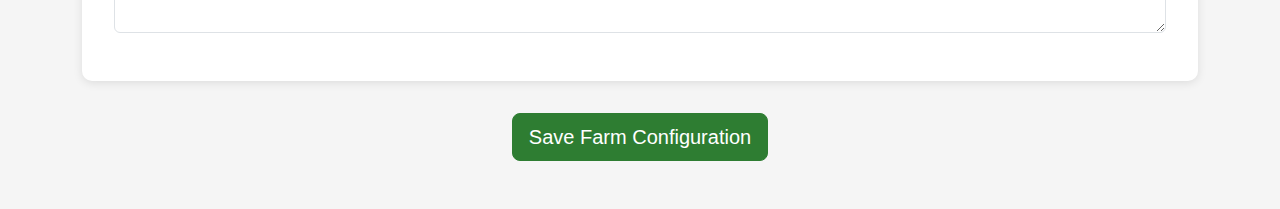
<file: farm-config.html>
<!DOCTYPE html>
<html lang="en">
<head>
    <meta charset="UTF-8">
    <meta name="viewport" content="width=device-width, initial-scale=1.0">
    <title>Farm Configuration - AgriSim</title>
    <link href="https://cdn.jsdelivr.net/npm/bootstrap@5.1.3/dist/css/bootstrap.min.css" rel="stylesheet">
    <link href="https://cdnjs.cloudflare.com/ajax/libs/font-awesome/6.0.0/css/all.min.css" rel="stylesheet">
    <link href="styles.css" rel="stylesheet">
    <style>
        .form-section {
            background-color: var(--white);
            border-radius: 10px;
            padding: 2rem;
            margin-bottom: 2rem;
            box-shadow: 0 2px 10px rgba(0, 0, 0, 0.1);
        }
        .form-section h3 {
            color: var(--primary-color);
            margin-bottom: 1.5rem;
        }
    </style>
</head>
<body>
    <!-- Navigation -->
    <nav class="navbar navbar-expand-lg navbar-dark">
        <div class="container">
            <a class="navbar-brand" href="index.html">AgriSim</a>
            <button class="navbar-toggler" type="button" data-bs-toggle="collapse" data-bs-target="#navbarNav">
                <span class="navbar-toggler-icon"></span>
            </button>
            <div class="collapse navbar-collapse" id="navbarNav">
                <ul class="navbar-nav ms-auto">
                    <li class="nav-item">
                        <a class="nav-link" href="dashboard.html">Dashboard</a>
                    </li>
                    <li class="nav-item">
                        <a class="nav-link" href="risks.html">Risk Monitoring</a>
                    </li>
                    <li class="nav-item">
                        <a class="nav-link" href="marketplace.html">Marketplace</a>
                    </li>
                    <li class="nav-item">
                        <a class="nav-link" href="map.html">Farm Map</a>
                    </li>
                    <li class="nav-item">
                        <a class="nav-link" href="farm-config.html">Farm Config</a>
                    </li>
                    <li class="nav-item">
                        <a class="nav-link" href="recommendations.html">AI Recommendations</a>
                    </li>
                    <li class="nav-item">
                        <a class="nav-link btn btn-outline-light ms-2" href="#">Login</a>
                    </li>
                </ul>
            </div>
        </div>
    </nav>

    <!-- Farm Configuration Content -->
    <div class="container mt-5 pt-4">
        <h1 class="mb-4">Farm Configuration</h1>
        
        <form>
            <!-- Basic Information -->
            <div class="form-section">
                <h3><i class="fas fa-info-circle me-2"></i>Basic Information</h3>
                <div class="row">
                    <div class="col-md-6 mb-3">
                        <label class="form-label">Farm Name</label>
                        <input type="text" class="form-control" required>
                    </div>
                    <div class="col-md-6 mb-3">
                        <label class="form-label">Farm Type</label>
                        <select class="form-select" required>
                            <option value="">Select Farm Type</option>
                            <option>Commercial</option>
                            <option>Subsistence</option>
                            <option>Organic</option>
                            <option>Mixed</option>
                        </select>
                    </div>
                </div>
            </div>

            <!-- Location and Size -->
            <div class="form-section">
                <h3><i class="fas fa-map-marker-alt me-2"></i>Location and Size</h3>
                <div class="row">
                    <div class="col-md-6 mb-3">
                        <label class="form-label">Address</label>
                        <input type="text" class="form-control" id="address" required>
                    </div>
                    <div class="col-md-3 mb-3">
                        <label class="form-label">City/Municipality</label>
                        <input type="text" class="form-control" id="city" required>
                    </div>
                    <div class="col-md-3 mb-3">
                        <label class="form-label">Province</label>
                        <input type="text" class="form-control" value="Cebu" readonly>
                    </div>
                </div>
                <div class="row">
                    <div class="col-md-6 mb-3">
                        <label class="form-label">Total Area (hectares)</label>
                        <input type="number" class="form-control" required>
                    </div>
                    <div class="col-md-6 mb-3">
                        <label class="form-label">Elevation (meters above sea level)</label>
                        <input type="number" class="form-control" required>
                    </div>
                </div>
            </div>

            <!-- Soil Information -->
            <div class="form-section">
                <h3><i class="fas fa-mountain me-2"></i>Soil Information</h3>
                <div class="row">
                    <div class="col-md-6 mb-3">
                        <label class="form-label">Soil Type</label>
                        <select class="form-select" required>
                            <option value="">Select Soil Type</option>
                            <option>Clay</option>
                            <option>Sandy</option>
                            <option>Loamy</option>
                            <option>Volcanic</option>
                            <option>Other</option>
                        </select>
                    </div>
                    <div class="col-md-6 mb-3">
                        <label class="form-label">pH Level</label>
                        <input type="number" class="form-control" step="0.1" min="0" max="14" required>
                    </div>
                </div>
                <div class="row">
                    <div class="col-md-4 mb-3">
                        <label class="form-label">Nitrogen Content (%)</label>
                        <input type="number" class="form-control" step="0.1" required>
                    </div>
                    <div class="col-md-4 mb-3">
                        <label class="form-label">Phosphorus Content (%)</label>
                        <input type="number" class="form-control" step="0.1" required>
                    </div>
                    <div class="col-md-4 mb-3">
                        <label class="form-label">Potassium Content (%)</label>
                        <input type="number" class="form-control" step="0.1" required>
                    </div>
                </div>
            </div>

            <!-- Water Resources -->
            <div class="form-section">
                <h3><i class="fas fa-tint me-2"></i>Water Resources</h3>
                <div class="row">
                    <div class="col-md-6 mb-3">
                        <label class="form-label">Water Source</label>
                        <select class="form-select" multiple required>
                            <option>Rainfall</option>
                            <option>Irrigation System</option>
                            <option>Well</option>
                            <option>River/Stream</option>
                            <option>Pond/Lake</option>
                        </select>
                    </div>
                    <div class="col-md-6 mb-3">
                        <label class="form-label">Irrigation System Type</label>
                        <select class="form-select">
                            <option value="">Select if applicable</option>
                            <option>Drip Irrigation</option>
                            <option>Sprinkler System</option>
                            <option>Flood Irrigation</option>
                            <option>None</option>
                        </select>
                    </div>
                </div>
            </div>

            <!-- Crop Information -->
            <div class="form-section">
                <h3><i class="fas fa-seedling me-2"></i>Crop Information</h3>
                <div class="row">
                    <div class="col-md-6 mb-3">
                        <label class="form-label">Primary Crop</label>
                        <select class="form-select" required>
                            <option value="">Select Primary Crop</option>
                            <option>Rice</option>
                            <option>Corn</option>
                            <option>Vegetables</option>
                            <option>Fruits</option>
                            <option>Other</option>
                        </select>
                    </div>
                    <div class="col-md-6 mb-3">
                        <label class="form-label">Planting Season</label>
                        <select class="form-select" required>
                            <option value="">Select Season</option>
                            <option>Dry Season</option>
                            <option>Wet Season</option>
                            <option>Year-round</option>
                        </select>
                    </div>
                </div>
                <div class="mb-3">
                    <label class="form-label">Additional Notes</label>
                    <textarea class="form-control" rows="3" placeholder="Enter any additional information about your farm..."></textarea>
                </div>
            </div>

            <!-- Submit Button -->
            <div class="text-center mb-5">
                <button type="submit" class="btn btn-primary btn-lg">Save Farm Configuration</button>
            </div>
        </form>
    </div>

    <script src="https://cdn.jsdelivr.net/npm/bootstrap@5.1.3/dist/js/bootstrap.bundle.min.js"></script>
</body>
</html>
</file>
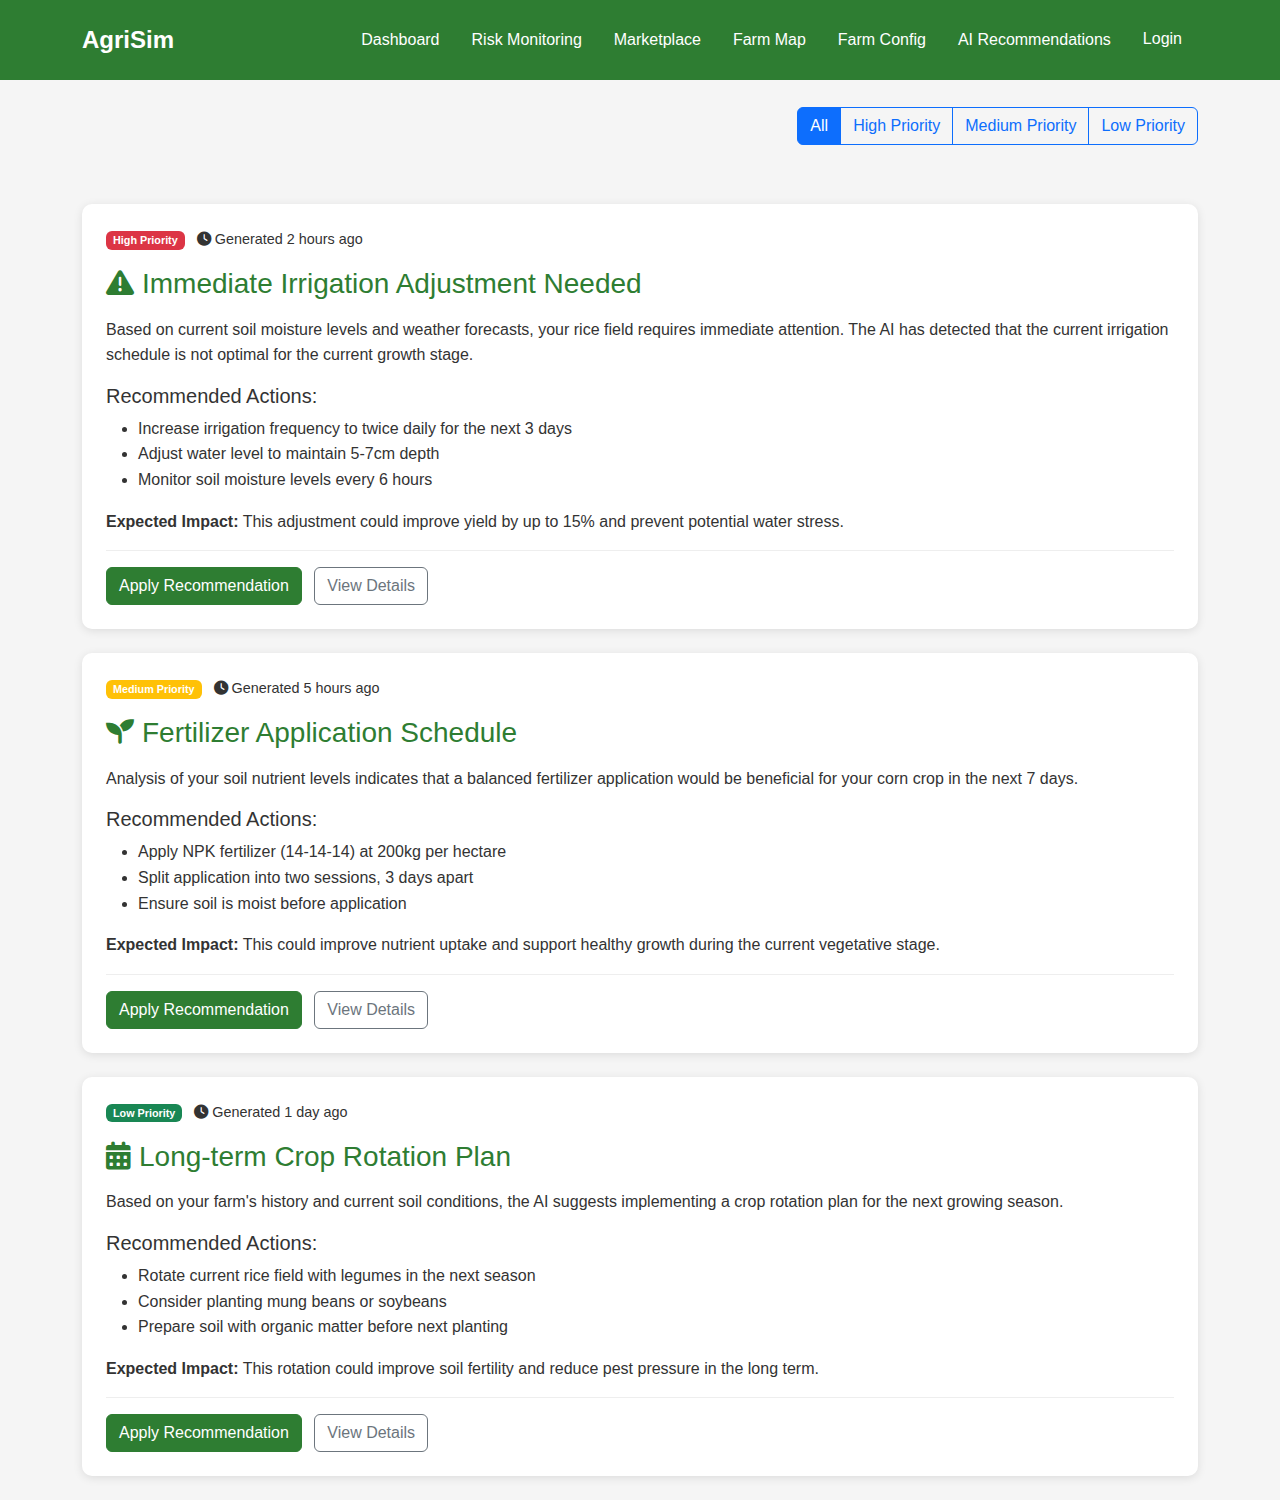
<file: recommendations.html>
<!DOCTYPE html>
<html lang="en">
<head>
    <meta charset="UTF-8">
    <meta name="viewport" content="width=device-width, initial-scale=1.0">
    <title>AI Recommendations - AgriSim</title>
    <link href="https://cdn.jsdelivr.net/npm/bootstrap@5.1.3/dist/css/bootstrap.min.css" rel="stylesheet">
    <link href="https://cdnjs.cloudflare.com/ajax/libs/font-awesome/6.0.0/css/all.min.css" rel="stylesheet">
    <link href="styles.css" rel="stylesheet">
    <style>
        .recommendation-card {
            background-color: var(--white);
            border-radius: 10px;
            padding: 1.5rem;
            margin-bottom: 1.5rem;
            box-shadow: 0 2px 10px rgba(0, 0, 0, 0.1);
        }
        .recommendation-card h3 {
            color: var(--primary-color);
            margin-bottom: 1rem;
        }
        .priority-high {
            border-left: 4px solid var(--danger);
        }
        .priority-medium {
            border-left: 4px solid var(--warning);
        }
        .priority-low {
            border-left: 4px solid var(--success);
        }
        .recommendation-meta {
            font-size: 0.9rem;
            color: var(--gray);
            margin-bottom: 1rem;
        }
        .recommendation-actions {
            margin-top: 1rem;
            padding-top: 1rem;
            border-top: 1px solid #eee;
        }
    </style>
</head>
<body>
    <!-- Navigation -->
    <nav class="navbar navbar-expand-lg navbar-dark">
        <div class="container">
            <a class="navbar-brand" href="index.html">AgriSim</a>
            <button class="navbar-toggler" type="button" data-bs-toggle="collapse" data-bs-target="#navbarNav">
                <span class="navbar-toggler-icon"></span>
            </button>
            <div class="collapse navbar-collapse" id="navbarNav">
                <ul class="navbar-nav ms-auto">
                    <li class="nav-item">
                        <a class="nav-link" href="dashboard.html">Dashboard</a>
                    </li>
                    <li class="nav-item">
                        <a class="nav-link" href="risks.html">Risk Monitoring</a>
                    </li>
                    <li class="nav-item">
                        <a class="nav-link" href="marketplace.html">Marketplace</a>
                    </li>
                    <li class="nav-item">
                        <a class="nav-link" href="map.html">Farm Map</a>
                    </li>
                    <li class="nav-item">
                        <a class="nav-link" href="farm-config.html">Farm Config</a>
                    </li>
                    <li class="nav-item">
                        <a class="nav-link active" href="recommendations.html">AI Recommendations</a>
                    </li>
                    <li class="nav-item">
                        <a class="nav-link btn btn-outline-light ms-2" href="#">Login</a>
                    </li>
                </ul>
            </div>
        </div>
    </nav>

    <!-- Recommendations Content -->
    <div class="container mt-5 pt-4">
        <div class="d-flex justify-content-between align-items-center mb-4">
            <h1 style="margin-top: 100px;"></h1>
            <div class="btn-group">
                <button class="btn btn-outline-primary active">All</button>
                <button class="btn btn-outline-primary">High Priority</button>
                <button class="btn btn-outline-primary">Medium Priority</button>
                <button class="btn btn-outline-primary">Low Priority</button>
            </div>
        </div>

        <!-- High Priority Recommendation -->
        <div class="recommendation-card priority-high">
            <div class="recommendation-meta">
                <span class="badge bg-danger me-2">High Priority</span>
                <span><i class="fas fa-clock me-1"></i>Generated 2 hours ago</span>
            </div>
            <h3><i class="fas fa-exclamation-triangle me-2"></i>Immediate Irrigation Adjustment Needed</h3>
            <p>Based on current soil moisture levels and weather forecasts, your rice field requires immediate attention. The AI has detected that the current irrigation schedule is not optimal for the current growth stage.</p>
            <div class="recommendation-details">
                <h5>Recommended Actions:</h5>
                <ul>
                    <li>Increase irrigation frequency to twice daily for the next 3 days</li>
                    <li>Adjust water level to maintain 5-7cm depth</li>
                    <li>Monitor soil moisture levels every 6 hours</li>
                </ul>
                <p><strong>Expected Impact:</strong> This adjustment could improve yield by up to 15% and prevent potential water stress.</p>
            </div>
            <div class="recommendation-actions">
                <button class="btn btn-primary me-2">Apply Recommendation</button>
                <button class="btn btn-outline-secondary">View Details</button>
            </div>
        </div>

        <!-- Medium Priority Recommendation -->
        <div class="recommendation-card priority-medium">
            <div class="recommendation-meta">
                <span class="badge bg-warning me-2">Medium Priority</span>
                <span><i class="fas fa-clock me-1"></i>Generated 5 hours ago</span>
            </div>
            <h3><i class="fas fa-seedling me-2"></i>Fertilizer Application Schedule</h3>
            <p>Analysis of your soil nutrient levels indicates that a balanced fertilizer application would be beneficial for your corn crop in the next 7 days.</p>
            <div class="recommendation-details">
                <h5>Recommended Actions:</h5>
                <ul>
                    <li>Apply NPK fertilizer (14-14-14) at 200kg per hectare</li>
                    <li>Split application into two sessions, 3 days apart</li>
                    <li>Ensure soil is moist before application</li>
                </ul>
                <p><strong>Expected Impact:</strong> This could improve nutrient uptake and support healthy growth during the current vegetative stage.</p>
            </div>
            <div class="recommendation-actions">
                <button class="btn btn-primary me-2">Apply Recommendation</button>
                <button class="btn btn-outline-secondary">View Details</button>
            </div>
        </div>

        <!-- Low Priority Recommendation -->
        <div class="recommendation-card priority-low">
            <div class="recommendation-meta">
                <span class="badge bg-success me-2">Low Priority</span>
                <span><i class="fas fa-clock me-1"></i>Generated 1 day ago</span>
            </div>
            <h3><i class="fas fa-calendar-alt me-2"></i>Long-term Crop Rotation Plan</h3>
            <p>Based on your farm's history and current soil conditions, the AI suggests implementing a crop rotation plan for the next growing season.</p>
            <div class="recommendation-details">
                <h5>Recommended Actions:</h5>
                <ul>
                    <li>Rotate current rice field with legumes in the next season</li>
                    <li>Consider planting mung beans or soybeans</li>
                    <li>Prepare soil with organic matter before next planting</li>
                </ul>
                <p><strong>Expected Impact:</strong> This rotation could improve soil fertility and reduce pest pressure in the long term.</p>
            </div>
            <div class="recommendation-actions">
                <button class="btn btn-primary me-2">Apply Recommendation</button>
                <button class="btn btn-outline-secondary">View Details</button>
            </div>
        </div>
    </div>

    <script src="https://cdn.jsdelivr.net/npm/bootstrap@5.1.3/dist/js/bootstrap.bundle.min.js"></script>
</body>
</html>
</file>
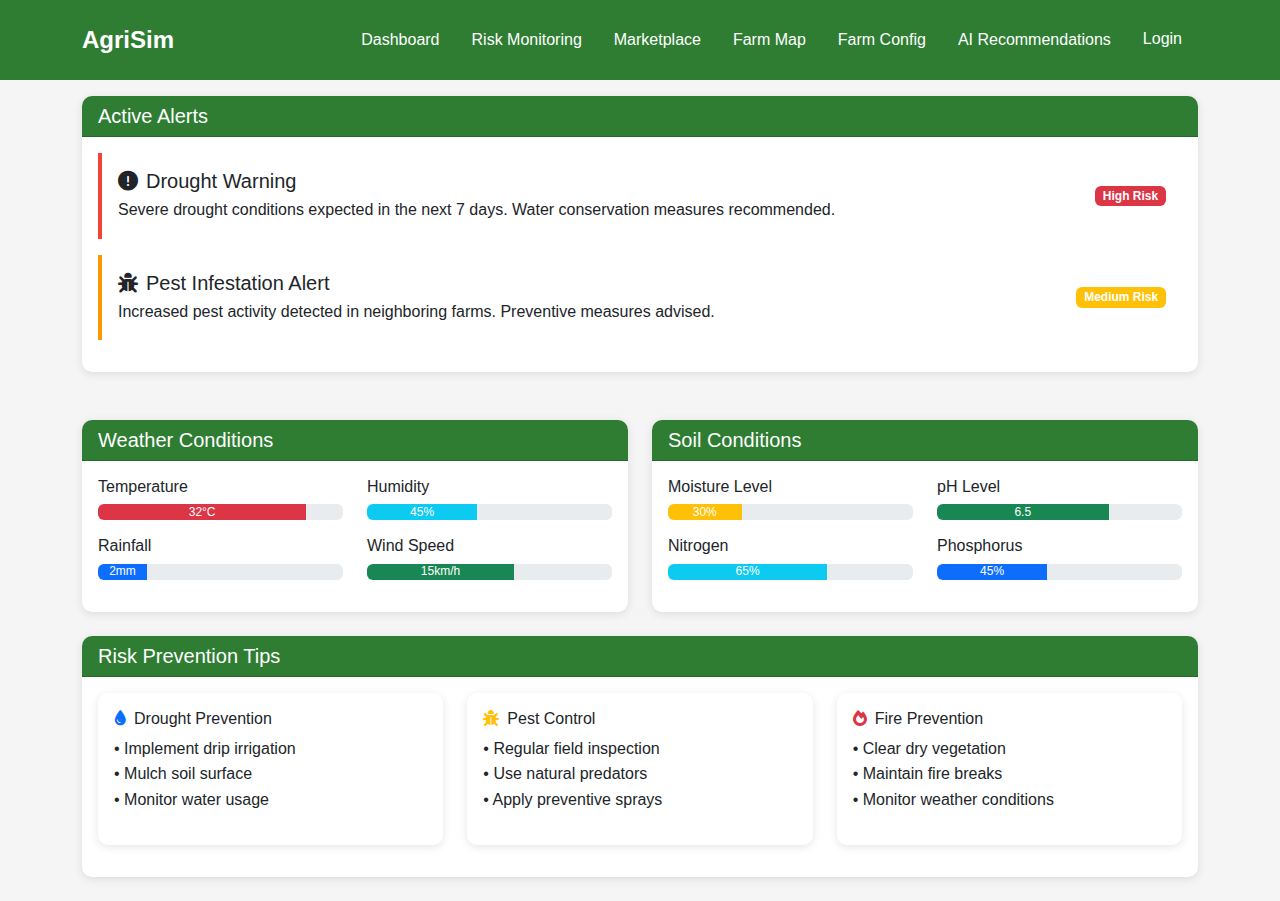
<file: risks.html>
<!DOCTYPE html>
<html lang="en">
<head>
    <meta charset="UTF-8">
    <meta name="viewport" content="width=device-width, initial-scale=1.0">
    <title>Risk Monitoring - AgriSim</title>
    <link href="https://cdn.jsdelivr.net/npm/bootstrap@5.1.3/dist/css/bootstrap.min.css" rel="stylesheet">
    <link href="https://cdnjs.cloudflare.com/ajax/libs/font-awesome/6.0.0/css/all.min.css" rel="stylesheet">
    <link href="styles.css" rel="stylesheet">
</head>
<body>
    <!-- Navigation -->
    <nav class="navbar navbar-expand-lg navbar-dark">
        <div class="container">
            <a class="navbar-brand" href="index.html">AgriSim</a>
            <button class="navbar-toggler" type="button" data-bs-toggle="collapse" data-bs-target="#navbarNav">
                <span class="navbar-toggler-icon"></span>
            </button>
            <div class="collapse navbar-collapse" id="navbarNav">
                <ul class="navbar-nav ms-auto">
                    <li class="nav-item">
                        <a class="nav-link" href="dashboard.html">Dashboard</a>
                    </li>
                    <li class="nav-item">
                        <a class="nav-link" href="risks.html">Risk Monitoring</a>
                    </li>
                    <li class="nav-item">
                        <a class="nav-link" href="marketplace.html">Marketplace</a>
                    </li>
                    <li class="nav-item">
                        <a class="nav-link" href="map.html">Farm Map</a>
                    </li>
                    <li class="nav-item">
                        <a class="nav-link" href="farm-config.html">Farm Config</a>
                    </li>
                    <li class="nav-item">
                        <a class="nav-link" href="recommendations.html">AI Recommendations</a>
                    </li>
                    <li class="nav-item">
                        <a class="nav-link btn btn-outline-light ms-2" href="#">Login</a>
                    </li>
                </ul>
            </div>
        </div>
    </nav>

    <!-- Risk Monitoring Content -->
    <div class="container mt-5 pt-4">
        <h1 class="mb-4"></h1>

        <!-- Active Alerts -->
        <div class="row mb-4">
            <div class="col-12">
                <div class="card">
                    <div class="card-header">
                        <h5 class="mb-0">Active Alerts</h5>
                    </div>
                    <div class="card-body">
                        <div class="risk-alert high">
                            <div class="d-flex justify-content-between align-items-center">
                                <div>
                                    <h5 class="mb-1"><i class="fas fa-exclamation-circle me-2"></i>Drought Warning</h5>
                                    <p class="mb-0">Severe drought conditions expected in the next 7 days. Water conservation measures recommended.</p>
                                </div>
                                <span class="badge bg-danger">High Risk</span>
                            </div>
                        </div>
                        <div class="risk-alert medium">
                            <div class="d-flex justify-content-between align-items-center">
                                <div>
                                    <h5 class="mb-1"><i class="fas fa-bug me-2"></i>Pest Infestation Alert</h5>
                                    <p class="mb-0">Increased pest activity detected in neighboring farms. Preventive measures advised.</p>
                                </div>
                                <span class="badge bg-warning">Medium Risk</span>
                            </div>
                        </div>
                    </div>
                </div>
            </div>
        </div>

        <!-- Risk Analysis -->
        <div class="row">
            <div class="col-md-6">
                <div class="card mb-4">
                    <div class="card-header">
                        <h5 class="mb-0">Weather Conditions</h5>
                    </div>
                    <div class="card-body">
                        <div class="row">
                            <div class="col-6">
                                <div class="mb-3">
                                    <h6>Temperature</h6>
                                    <div class="progress">
                                        <div class="progress-bar bg-danger" role="progressbar" style="width: 85%">32°C</div>
                                    </div>
                                </div>
                            </div>
                            <div class="col-6">
                                <div class="mb-3">
                                    <h6>Humidity</h6>
                                    <div class="progress">
                                        <div class="progress-bar bg-info" role="progressbar" style="width: 45%">45%</div>
                                    </div>
                                </div>
                            </div>
                        </div>
                        <div class="row">
                            <div class="col-6">
                                <div class="mb-3">
                                    <h6>Rainfall</h6>
                                    <div class="progress">
                                        <div class="progress-bar bg-primary" role="progressbar" style="width: 20%">2mm</div>
                                    </div>
                                </div>
                            </div>
                            <div class="col-6">
                                <div class="mb-3">
                                    <h6>Wind Speed</h6>
                                    <div class="progress">
                                        <div class="progress-bar bg-success" role="progressbar" style="width: 60%">15km/h</div>
                                    </div>
                                </div>
                            </div>
                        </div>
                    </div>
                </div>
            </div>
            <div class="col-md-6">
                <div class="card mb-4">
                    <div class="card-header">
                        <h5 class="mb-0">Soil Conditions</h5>
                    </div>
                    <div class="card-body">
                        <div class="row">
                            <div class="col-6">
                                <div class="mb-3">
                                    <h6>Moisture Level</h6>
                                    <div class="progress">
                                        <div class="progress-bar bg-warning" role="progressbar" style="width: 30%">30%</div>
                                    </div>
                                </div>
                            </div>
                            <div class="col-6">
                                <div class="mb-3">
                                    <h6>pH Level</h6>
                                    <div class="progress">
                                        <div class="progress-bar bg-success" role="progressbar" style="width: 70%">6.5</div>
                                    </div>
                                </div>
                            </div>
                        </div>
                        <div class="row">
                            <div class="col-6">
                                <div class="mb-3">
                                    <h6>Nitrogen</h6>
                                    <div class="progress">
                                        <div class="progress-bar bg-info" role="progressbar" style="width: 65%">65%</div>
                                    </div>
                                </div>
                            </div>
                            <div class="col-6">
                                <div class="mb-3">
                                    <h6>Phosphorus</h6>
                                    <div class="progress">
                                        <div class="progress-bar bg-primary" role="progressbar" style="width: 45%">45%</div>
                                    </div>
                                </div>
                            </div>
                        </div>
                    </div>
                </div>
            </div>
        </div>

        <!-- Risk Prevention Tips -->
        <div class="row">
            <div class="col-12">
                <div class="card">
                    <div class="card-header">
                        <h5 class="mb-0">Risk Prevention Tips</h5>
                    </div>
                    <div class="card-body">
                        <div class="row">
                            <div class="col-md-4">
                                <div class="card mb-3">
                                    <div class="card-body">
                                        <h6><i class="fas fa-tint text-primary me-2"></i>Drought Prevention</h6>
                                        <ul class="list-unstyled">
                                            <li>• Implement drip irrigation</li>
                                            <li>• Mulch soil surface</li>
                                            <li>• Monitor water usage</li>
                                        </ul>
                                    </div>
                                </div>
                            </div>
                            <div class="col-md-4">
                                <div class="card mb-3">
                                    <div class="card-body">
                                        <h6><i class="fas fa-bug text-warning me-2"></i>Pest Control</h6>
                                        <ul class="list-unstyled">
                                            <li>• Regular field inspection</li>
                                            <li>• Use natural predators</li>
                                            <li>• Apply preventive sprays</li>
                                        </ul>
                                    </div>
                                </div>
                            </div>
                            <div class="col-md-4">
                                <div class="card mb-3">
                                    <div class="card-body">
                                        <h6><i class="fas fa-fire text-danger me-2"></i>Fire Prevention</h6>
                                        <ul class="list-unstyled">
                                            <li>• Clear dry vegetation</li>
                                            <li>• Maintain fire breaks</li>
                                            <li>• Monitor weather conditions</li>
                                        </ul>
                                    </div>
                                </div>
                            </div>
                        </div>
                    </div>
                </div>
            </div>
        </div>
    </div>

    <script src="https://cdn.jsdelivr.net/npm/bootstrap@5.1.3/dist/js/bootstrap.bundle.min.js"></script>
</body>
</html>
</file>
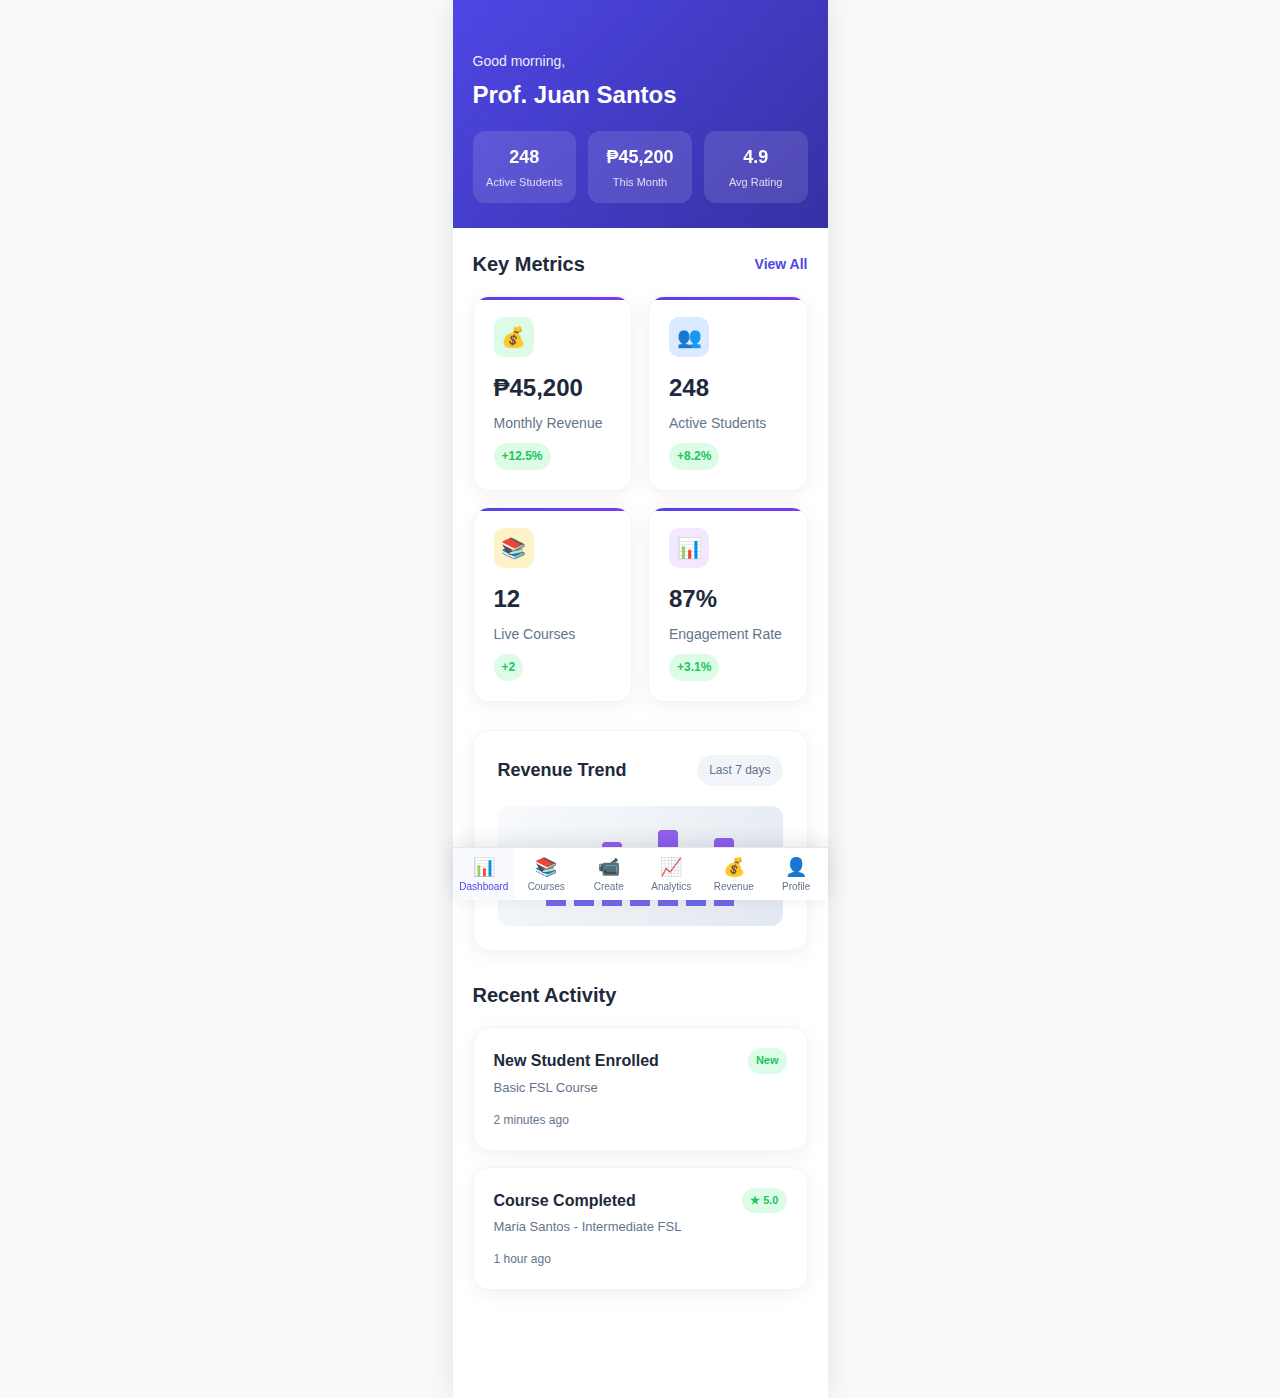
<file: signifimobile.html>
<!DOCTYPE html>
<html lang="en">
<head>
    <meta charset="UTF-8">
    <meta name="viewport" content="width=device-width, initial-scale=1.0">
    <title>SigniFi Educator Platform</title>
    <style>
        * {
            margin: 0;
            padding: 0;
            box-sizing: border-box;
        }

        body {
            font-family: 'Inter', -apple-system, BlinkMacSystemFont, 'Segoe UI', Roboto, Arial, sans-serif;
            background: #f8fafc;
            color: #334155;
            line-height: 1.6;
            overflow-x: hidden;
        }

        .container {
            max-width: 375px;
            margin: 0 auto;
            background: white;
            box-shadow: 0 0 30px rgba(0,0,0,0.1);
            min-height: 100vh;
            position: relative;
        }

        /* Navigation */
        .nav-tabs {
            display: flex;
            background: white;
            border-top: 1px solid #e2e8f0;
            position: fixed;
            bottom: 0;
            width: 100%;
            max-width: 375px;
            z-index: 100;
            box-shadow: 0 -4px 20px rgba(0,0,0,0.1);
        }

        .nav-tab {
            flex: 1;
            padding: 10px 6px;
            text-align: center;
            background: none;
            border: none;
            color: #64748b;
            font-size: 10px;
            font-weight: 500;
            cursor: pointer;
            transition: all 0.2s ease;
        }

        .nav-tab.active {
            color: #4f46e5;
            background: #f8faff;
        }

        .nav-tab .icon {
            font-size: 18px;
            margin-bottom: 3px;
            display: block;
        }

        /* Header */
        .header {
            background: linear-gradient(135deg, #4f46e5 0%, #3730a3 100%);
            color: white;
            padding: 50px 20px 25px;
            position: relative;
            overflow: hidden;
        }

        .header::before {
            content: '';
            position: absolute;
            top: -50%;
            right: -50%;
            width: 200%;
            height: 200%;
            background: radial-gradient(circle, rgba(255,255,255,0.08) 1px, transparent 1px);
            background-size: 15px 15px;
            opacity: 0.6;
        }

        .header-content {
            position: relative;
            z-index: 2;
        }

        .greeting {
            font-size: 14px;
            opacity: 0.9;
            margin-bottom: 4px;
            font-weight: 400;
        }

        .instructor-name {
            font-size: 24px;
            font-weight: 700;
            margin-bottom: 16px;
        }

        .stats-row {
            display: flex;
            gap: 12px;
        }

        .stat-card {
            flex: 1;
            background: rgba(255,255,255,0.12);
            backdrop-filter: blur(10px);
            border-radius: 12px;
            padding: 12px;
            text-align: center;
        }

        .stat-value {
            font-size: 18px;
            font-weight: 700;
            margin-bottom: 2px;
        }

        .stat-label {
            font-size: 11px;
            opacity: 0.8;
        }

        /* Main Content */
        .main-content {
            padding: 20px;
            padding-bottom: 80px;
        }

        .section {
            margin-bottom: 28px;
        }

        .section-header {
            display: flex;
            justify-content: space-between;
            align-items: center;
            margin-bottom: 16px;
        }

        .section-title {
            font-size: 20px;
            font-weight: 700;
            color: #1e293b;
        }

        .see-all {
            color: #4f46e5;
            font-size: 14px;
            font-weight: 600;
            text-decoration: none;
        }

        /* Metric Cards */
        .metrics-grid {
            display: grid;
            grid-template-columns: 1fr 1fr;
            gap: 16px;
            margin-bottom: 24px;
        }

        .metric-card {
            background: white;
            border-radius: 16px;
            padding: 20px;
            box-shadow: 0 4px 20px rgba(0,0,0,0.06);
            border: 1px solid #f1f5f9;
            position: relative;
            overflow: hidden;
        }

        .metric-card::before {
            content: '';
            position: absolute;
            top: 0;
            left: 0;
            width: 100%;
            height: 3px;
            background: linear-gradient(90deg, #4f46e5, #7c3aed);
        }

        .metric-icon {
            width: 40px;
            height: 40px;
            border-radius: 10px;
            display: flex;
            align-items: center;
            justify-content: center;
            font-size: 20px;
            margin-bottom: 12px;
        }

        .metric-icon.revenue { background: #dcfce7; color: #22c55e; }
        .metric-icon.students { background: #dbeafe; color: #3b82f6; }
        .metric-icon.courses { background: #fef3c7; color: #f59e0b; }
        .metric-icon.engagement { background: #f3e8ff; color: #a855f7; }

        .metric-value {
            font-size: 24px;
            font-weight: 800;
            color: #1e293b;
            margin-bottom: 4px;
        }

        .metric-label {
            font-size: 14px;
            color: #64748b;
            margin-bottom: 8px;
        }

        .metric-change {
            font-size: 12px;
            font-weight: 600;
            padding: 4px 8px;
            border-radius: 20px;
            display: inline-block;
        }

        .metric-change.positive {
            background: #dcfce7;
            color: #22c55e;
        }

        .metric-change.negative {
            background: #fee2e2;
            color: #ef4444;
        }

        /* Chart Card */
        .chart-card {
            background: white;
            border-radius: 16px;
            padding: 24px;
            box-shadow: 0 4px 20px rgba(0,0,0,0.06);
            border: 1px solid #f1f5f9;
            margin-bottom: 24px;
        }

        .chart-header {
            display: flex;
            justify-content: space-between;
            align-items: center;
            margin-bottom: 20px;
        }

        .chart-title {
            font-size: 18px;
            font-weight: 700;
            color: #1e293b;
        }

        .chart-period {
            background: #f1f5f9;
            color: #64748b;
            padding: 6px 12px;
            border-radius: 20px;
            font-size: 12px;
            font-weight: 500;
        }

        .chart-container {
            height: 120px;
            background: linear-gradient(135deg, #f8fafc 0%, #e2e8f0 100%);
            border-radius: 12px;
            display: flex;
            align-items: center;
            justify-content: center;
            position: relative;
            overflow: hidden;
        }

        .chart-bars {
            display: flex;
            align-items: end;
            gap: 8px;
            height: 80px;
        }

        .chart-bar {
            width: 20px;
            background: linear-gradient(to top, #4f46e5, #7c3aed);
            border-radius: 4px 4px 0 0;
            opacity: 0.8;
            transition: opacity 0.2s ease;
        }

        .chart-bar:hover {
            opacity: 1;
        }

        /* Course Card */
        .course-card {
            background: white;
            border-radius: 16px;
            padding: 20px;
            box-shadow: 0 4px 20px rgba(0,0,0,0.06);
            border: 1px solid #f1f5f9;
            margin-bottom: 16px;
            cursor: pointer;
            transition: all 0.2s ease;
        }

        .course-card:hover {
            transform: translateY(-2px);
            box-shadow: 0 8px 30px rgba(0,0,0,0.12);
        }

        .course-header {
            display: flex;
            justify-content: space-between;
            align-items: flex-start;
            margin-bottom: 12px;
        }

        .course-title {
            font-size: 16px;
            font-weight: 700;
            color: #1e293b;
            margin-bottom: 4px;
        }

        .course-status {
            padding: 4px 8px;
            border-radius: 20px;
            font-size: 11px;
            font-weight: 600;
        }

        .course-status.published {
            background: #dcfce7;
            color: #22c55e;
        }

        .course-status.draft {
            background: #fef3c7;
            color: #f59e0b;
        }

        .course-meta {
            display: flex;
            gap: 16px;
            margin-bottom: 12px;
            font-size: 13px;
            color: #64748b;
        }

        .course-progress {
            width: 100%;
            height: 6px;
            background: #f1f5f9;
            border-radius: 3px;
            overflow: hidden;
            margin-bottom: 12px;
        }

        .course-progress-fill {
            height: 100%;
            background: linear-gradient(90deg, #4f46e5, #7c3aed);
            border-radius: 3px;
            transition: width 0.3s ease;
        }

        .course-stats {
            display: flex;
            justify-content: space-between;
            font-size: 13px;
            color: #64748b;
        }

        /* Content Creation */
        .create-button {
            width: 100%;
            background: linear-gradient(135deg, #4f46e5 0%, #7c3aed 100%);
            color: white;
            border: none;
            border-radius: 16px;
            padding: 18px;
            font-size: 16px;
            font-weight: 700;
            cursor: pointer;
            transition: all 0.2s ease;
            margin-bottom: 24px;
            display: flex;
            align-items: center;
            justify-content: center;
            gap: 8px;
        }

        .create-button:hover {
            transform: translateY(-2px);
            box-shadow: 0 8px 30px rgba(79, 70, 229, 0.3);
        }

        /* Video Recording Interface */
        .recording-interface {
            background: white;
            border-radius: 16px;
            padding: 24px;
            box-shadow: 0 4px 20px rgba(0,0,0,0.06);
            border: 1px solid #f1f5f9;
            margin-bottom: 24px;
        }

        .camera-preview {
            width: 100%;
            height: 200px;
            background: #000;
            border-radius: 12px;
            position: relative;
            overflow: hidden;
            margin-bottom: 16px;
        }

        .camera-overlay {
            position: absolute;
            top: 0;
            left: 0;
            right: 0;
            bottom: 0;
            background: linear-gradient(to bottom, transparent 0%, rgba(0,0,0,0.4) 100%);
            display: flex;
            flex-direction: column;
            justify-content: space-between;
            padding: 16px;
        }

        .recording-status {
            color: white;
            font-size: 14px;
            font-weight: 600;
            text-align: center;
        }

        .recording-controls {
            display: flex;
            justify-content: center;
            gap: 16px;
        }

        .record-btn {
            width: 60px;
            height: 60px;
            border-radius: 50%;
            background: #ef4444;
            border: none;
            color: white;
            font-size: 24px;
            cursor: pointer;
            transition: all 0.2s ease;
        }

        .record-btn:hover {
            transform: scale(1.1);
            box-shadow: 0 4px 20px rgba(239, 68, 68, 0.4);
        }

        .control-btn {
            width: 50px;
            height: 50px;
            border-radius: 50%;
            background: rgba(255,255,255,0.2);
            backdrop-filter: blur(10px);
            border: none;
            color: white;
            font-size: 18px;
            cursor: pointer;
            transition: all 0.2s ease;
        }

        .control-btn:hover {
            background: rgba(255,255,255,0.3);
        }

        /* Analytics Components */
        .analytics-grid {
            display: grid;
            grid-template-columns: 1fr;
            gap: 16px;
        }

        .analytics-card {
            background: white;
            border-radius: 16px;
            padding: 20px;
            box-shadow: 0 4px 20px rgba(0,0,0,0.06);
            border: 1px solid #f1f5f9;
        }

        .analytics-header {
            display: flex;
            justify-content: between;
            align-items: center;
            margin-bottom: 16px;
        }

        .analytics-title {
            font-size: 16px;
            font-weight: 700;
            color: #1e293b;
        }

        .student-item {
            display: flex;
            align-items: center;
            gap: 12px;
            padding: 12px 0;
            border-bottom: 1px solid #f1f5f9;
        }

        .student-item:last-child {
            border-bottom: none;
        }

        .student-avatar {
            width: 40px;
            height: 40px;
            border-radius: 50%;
            background: linear-gradient(135deg, #4f46e5, #7c3aed);
            display: flex;
            align-items: center;
            justify-content: center;
            color: white;
            font-weight: 700;
            font-size: 14px;
        }

        .student-info {
            flex: 1;
        }

        .student-name {
            font-size: 14px;
            font-weight: 600;
            color: #1e293b;
            margin-bottom: 2px;
        }

        .student-progress {
            font-size: 12px;
            color: #64748b;
        }

        .student-score {
            background: #dcfce7;
            color: #22c55e;
            padding: 4px 8px;
            border-radius: 12px;
            font-size: 12px;
            font-weight: 600;
        }

        /* Screen States */
        .screen {
            display: none;
        }

        .screen.active {
            display: block;
        }

        /* Accessibility */
        .high-contrast .metric-card {
            border: 2px solid #1e293b;
        }

        .large-text {
            font-size: 1.1em;
        }

        .large-text .nav-tab {
            font-size: 11px;
        }

        /* Animation Classes */
        .fade-in {
            animation: fadeIn 0.3s ease-in-out;
        }

        @keyframes fadeIn {
            from { opacity: 0; transform: translateY(10px); }
            to { opacity: 1; transform: translateY(0); }
        }

        /* Responsive */
        @media (max-width: 320px) {
            .container {
                max-width: 320px;
            }
            
            .metrics-grid {
                grid-template-columns: 1fr;
            }
            
            .stats-row {
                flex-direction: column;
                gap: 8px;
            }
        }
    </style>
</head>
<body>
    <div class="container">
        <!-- Dashboard Screen -->
        <div class="screen active" id="dashboard">
            <div class="header">
                <div class="header-content">
                    <div class="greeting">Good morning,</div>
                    <div class="instructor-name">Prof. Juan Santos</div>
                    <div class="stats-row">
                        <div class="stat-card">
                            <div class="stat-value">248</div>
                            <div class="stat-label">Active Students</div>
                        </div>
                        <div class="stat-card">
                            <div class="stat-value">₱45,200</div>
                            <div class="stat-label">This Month</div>
                        </div>
                        <div class="stat-card">
                            <div class="stat-value">4.9</div>
                            <div class="stat-label">Avg Rating</div>
                        </div>
                    </div>
                </div>
            </div>

            <div class="main-content">
                <div class="section">
                    <div class="section-header">
                        <h2 class="section-title">Key Metrics</h2>
                        <a href="#" class="see-all">View All</a>
                    </div>
                    <div class="metrics-grid">
                        <div class="metric-card">
                            <div class="metric-icon revenue">💰</div>
                            <div class="metric-value">₱45,200</div>
                            <div class="metric-label">Monthly Revenue</div>
                            <div class="metric-change positive">+12.5%</div>
                        </div>
                        <div class="metric-card">
                            <div class="metric-icon students">👥</div>
                            <div class="metric-value">248</div>
                            <div class="metric-label">Active Students</div>
                            <div class="metric-change positive">+8.2%</div>
                        </div>
                        <div class="metric-card">
                            <div class="metric-icon courses">📚</div>
                            <div class="metric-value">12</div>
                            <div class="metric-label">Live Courses</div>
                            <div class="metric-change positive">+2</div>
                        </div>
                        <div class="metric-card">
                            <div class="metric-icon engagement">📊</div>
                            <div class="metric-value">87%</div>
                            <div class="metric-label">Engagement Rate</div>
                            <div class="metric-change positive">+3.1%</div>
                        </div>
                    </div>
                </div>

                <div class="section">
                    <div class="chart-card">
                        <div class="chart-header">
                            <div class="chart-title">Revenue Trend</div>
                            <div class="chart-period">Last 7 days</div>
                        </div>
                        <div class="chart-container">
                            <div class="chart-bars">
                                <div class="chart-bar" style="height: 40%;"></div>
                                <div class="chart-bar" style="height: 60%;"></div>
                                <div class="chart-bar" style="height: 80%;"></div>
                                <div class="chart-bar" style="height: 45%;"></div>
                                <div class="chart-bar" style="height: 95%;"></div>
                                <div class="chart-bar" style="height: 70%;"></div>
                                <div class="chart-bar" style="height: 85%;"></div>
                            </div>
                        </div>
                    </div>
                </div>

                <div class="section">
                    <div class="section-header">
                        <h2 class="section-title">Recent Activity</h2>
                    </div>
                    <div class="course-card">
                        <div class="course-header">
                            <div>
                                <div class="course-title">New Student Enrolled</div>
                                <div style="font-size: 13px; color: #64748b;">Basic FSL Course</div>
                            </div>
                            <div class="course-status published">New</div>
                        </div>
                        <div style="font-size: 12px; color: #64748b;">2 minutes ago</div>
                    </div>
                    <div class="course-card">
                        <div class="course-header">
                            <div>
                                <div class="course-title">Course Completed</div>
                                <div style="font-size: 13px; color: #64748b;">Maria Santos - Intermediate FSL</div>
                            </div>
                            <div class="course-status published">★ 5.0</div>
                        </div>
                        <div style="font-size: 12px; color: #64748b;">1 hour ago</div>
                    </div>
                </div>
            </div>
        </div>

        <!-- Course Management Screen -->
        <div class="screen" id="courses">
            <div class="header">
                <div class="header-content">
                    <div class="greeting">Course Management</div>
                    <div class="instructor-name">My Courses</div>
                    <div class="stats-row">
                        <div class="stat-card">
                            <div class="stat-value">12</div>
                            <div class="stat-label">Published</div>
                        </div>
                        <div class="stat-card">
                            <div class="stat-value">3</div>
                            <div class="stat-label">Drafts</div>
                        </div>
                        <div class="stat-card">
                            <div class="stat-value">₱3,200</div>
                            <div class="stat-label">Avg Price</div>
                        </div>
                    </div>
                </div>
            </div>

            <div class="main-content">
                <button class="create-button" onclick="showScreen('content')">
                    <span>📹</span>
                    Create New Course
                </button>

                <div class="section">
                    <div class="section-header">
                        <h2 class="section-title">My Courses</h2>
                        <a href="#" class="see-all">Manage All</a>
                    </div>
                    
                    <div class="course-card">
                        <div class="course-header">
                            <div>
                                <div class="course-title">Complete FSL Beginner Course</div>
                                <div class="course-status published">Published</div>
                            </div>
                        </div>
                        <div class="course-meta">
                            <span>127 students</span>
                            <span>8 modules</span>
                            <span>₱2,500</span>
                        </div>
                        <div class="course-progress">
                            <div class="course-progress-fill" style="width: 100%;"></div>
                        </div>
                        <div class="course-stats">
                            <span>4.9 ⭐ (127 reviews)</span>
                            <span>₱317,500 earned</span>
                        </div>
                    </div>

                    <div class="course-card">
                        <div class="course-header">
                            <div>
                                <div class="course-title">Business FSL Communication</div>
                                <div class="course-status published">Published</div>
                            </div>
                        </div>
                        <div class="course-meta">
                            <span>89 students</span>
                            <span>6 modules</span>
                            <span>₱3,200</span>
                        </div>
                        <div class="course-progress">
                            <div class="course-progress-fill" style="width: 100%;"></div>
                        </div>
                        <div class="course-stats">
                            <span>4.8 ⭐ (89 reviews)</span>
                            <span>₱284,800 earned</span>
                        </div>
                    </div>

                    <div class="course-card">
                        <div class="course-header">
                            <div>
                                <div class="course-title">Advanced FSL Conversations</div>
                                <div class="course-status draft">Draft</div>
                            </div>
                        </div>
                        <div class="course-meta">
                            <span>0 students</span>
                            <span>4/8 modules</span>
                            <span>₱4,000</span>
                        </div>
                        <div class="course-progress">
                            <div class="course-progress-fill" style="width: 50%;"></div>
                        </div>
                        <div class="course-stats">
                            <span>50% complete</span>
                            <span>Ready for review</span>
                        </div>
                    </div>
                </div>
            </div>
        </div>

        <!-- Analytics Screen -->
        <div class="screen" id="analytics">
            <div class="header">
                <div class="header-content">
                    <div class="greeting">Student Analytics</div>
                    <div class="instructor-name">Performance Insights</div>
                    <div class="stats-row">
                        <div class="stat-card">
                            <div class="stat-value">87%</div>
                            <div class="stat-label">Completion</div>
                        </div>
                        <div class="stat-card">
                            <div class="stat-value">4.9</div>
                            <div class="stat-label">Avg Score</div>
                        </div>
                        <div class="stat-card">
                            <div class="stat-value">248</div>
                            <div class="stat-label">Active</div>
                        </div>
                    </div>
                </div>
            </div>

            <div class="main-content">
                <div class="section">
                    <div class="chart-card">
                        <div class="chart-header">
                            <div class="chart-title">Student Engagement</div>
                            <div class="chart-period">This week</div>
                        </div>
                        <div class="chart-container">
                            <div class="chart-bars">
                                <div class="chart-bar" style="height: 85%;"></div>
                                <div class="chart-bar" style="height: 92%;"></div>
                                <div class="chart-bar" style="height: 78%;"></div>
                                <div class="chart-bar" style="height: 95%;"></div>
                                <div class="chart-bar" style="height: 88%;"></div>
                                <div class="chart-bar" style="height: 90%;"></div>
                                <div class="chart-bar" style="height: 93%;"></div>
                            </div>
                        </div>
                    </div>
                </div>

                <div class="section">
                    <div class="section-header">
                        <h2 class="section-title">Top Performers</h2>
                        <a href="#" class="see-all">View All</a>
                    </div>
                    <div class="analytics-card">
                        <div class="student-item">
                            <div class="student-avatar">M</div>
                            <div class="student-info">
                                <div class="student-name">Maria Santos</div>
                                <div class="student-progress">Completed 8/8 modules</div>
                            </div>
                            <div class="student-score">98%</div>
                        </div>
                        <div class="student-item">
                            <div class="student-avatar">J</div>
                            <div class="student-info">
                                <div class="student-name">Jose Cruz</div>
                                <div class="student-progress">Completed 7/8 modules</div>
                            </div>
                            <div class="student-score">95%</div>
                        </div>
                        <div class="student-item">
                            <div class="student-avatar">A</div>
                            <div class="student-info">
                                <div class="student-name">Ana Reyes</div>
                                <div class="student-progress">Completed 8/8 modules</div>
                            </div>
                            <div class="student-score">94%</div>
                        </div>
                    </div>
                </div>

                <div class="section">
                    <div class="section-header">
                        <h2 class="section-title">Course Performance</h2>
                    </div>
                    <div class="course-card">
                        <div class="course-header">
                            <div>
                                <div class="course-title">Basic FSL Course</div>
                                <div style="font-size: 13px; color: #64748b;">127 students</div>
                            </div>
                            <div class="course-status published">87%</div>
                        </div>
                        <div class="course-progress">
                            <div class="course-progress-fill" style="width: 87%;"></div>
                        </div>
                        <div class="course-stats">
                            <span>Avg completion: 87%</span>
                            <span>Avg score: 4.9/5</span>
                        </div>
                    </div>
                </div>
            </div>
        </div>

        <!-- Content Creation Studio -->
        <div class="screen" id="content">
            <div class="header">
                <div class="header-content">
                    <div class="greeting">Content Studio</div>
                    <div class="instructor-name">Create New Course</div>
                    <div class="stats-row">
                        <div class="stat-card">
                            <div class="stat-value">3</div>
                            <div class="stat-label">In Progress</div>
                        </div>
                        <div class="stat-card">
                            <div class="stat-value">25</div>
                            <div class="stat-label">Videos</div>
                        </div>
                        <div class="stat-card">
                            <div class="stat-value">12.5</div>
                            <div class="stat-label">Hours</div>
                        </div>
                    </div>
                </div>
            </div>

            <div class="main-content">
                <!-- Course Creation Wizard -->
                <div class="section">
                    <div class="section-header">
                        <h2 class="section-title">Course Setup</h2>
                        <div class="wizard-steps">
                            <span class="step active">1</span>
                            <span class="step">2</span>
                            <span class="step">3</span>
                            <span class="step">4</span>
                        </div>
                    </div>
                    
                    <div class="course-setup-card">
                        <div class="setup-form">
                            <div class="form-group">
                                <label class="form-label">Course Title</label>
                                <input type="text" class="form-input" placeholder="e.g., Advanced FSL Conversations" value="">
                            </div>
                            <div class="form-group">
                                <label class="form-label">Description</label>
                                <textarea class="form-textarea" placeholder="Course description and learning objectives..."></textarea>
                            </div>
                            <div class="form-row">
                                <div class="form-group">
                                    <label class="form-label">Price (₱)</label>
                                    <input type="number" class="form-input" placeholder="3500">
                                </div>
                                <div class="form-group">
                                    <label class="form-label">Duration</label>
                                    <select class="form-input">
                                        <option>4 weeks</option>
                                        <option>6 weeks</option>
                                        <option>8 weeks</option>
                                        <option>12 weeks</option>
                                    </select>
                                </div>
                            </div>
                        </div>
                    </div>
                </div>

                <!-- Video Recording Interface -->
                <div class="section">
                    <div class="section-header">
                        <h2 class="section-title">Record Lesson</h2>
                        <div class="recording-mode">
                            <button class="mode-btn active">📹 Video</button>
                            <button class="mode-btn">🎤 Audio</button>
                            <button class="mode-btn">📱 Screen</button>
                        </div>
                    </div>
                    
                    <div class="recording-interface">
                        <div class="camera-preview">
                            <div class="camera-overlay">
                                <div class="recording-status">
                                    <div class="status-indicator">● REC 00:02:34</div>
                                    <div class="gesture-feedback">
                                        <div class="gesture-indicator active">✋ Hand detected</div>
                                        <div class="gesture-quality">Signal quality: Excellent</div>
                                    </div>
                                </div>
                                <div class="recording-controls">
                                    <button class="control-btn">⏸️</button>
                                    <button class="record-btn">⏹️</button>
                                    <button class="control-btn">🔄</button>
                                </div>
                            </div>
                        </div>
                        
                        <div class="recording-settings">
                            <div class="setting-row">
                                <span class="setting-label">Quality</span>
                                <select class="setting-select">
                                    <option>1080p HD</option>
                                    <option>720p HD</option>
                                    <option>480p</option>
                                </select>
                            </div>
                            <div class="setting-row">
                                <span class="setting-label">Auto-focus</span>
                                <button class="toggle-btn active">ON</button>
                            </div>
                            <div class="setting-row">
                                <span class="setting-label">Gesture Guide</span>
                                <button class="toggle-btn active">ON</button>
                            </div>
                        </div>
                    </div>
                </div>

                <!-- Content Library -->
                <div class="section">
                    <div class="section-header">
                        <h2 class="section-title">Content Library</h2>
                        <button class="upload-btn">📁 Upload</button>
                    </div>
                    
                    <div class="content-grid">
                        <div class="content-item">
                            <div class="content-thumbnail">
                                <div class="play-overlay">▶️</div>
                                <div class="duration-badge">03:45</div>
                            </div>
                            <div class="content-info">
                                <div class="content-title">Lesson 1: Basic Greetings</div>
                                <div class="content-meta">1080p • 12.5 MB</div>
                            </div>
                            <div class="content-actions">
                                <button class="action-btn">✏️</button>
                                <button class="action-btn">🗑️</button>
                            </div>
                        </div>
                        
                        <div class="content-item">
                            <div class="content-thumbnail processing">
                                <div class="processing-spinner">⟳</div>
                            </div>
                            <div class="content-info">
                                <div class="content-title">Lesson 2: Numbers</div>
                                <div class="content-meta">Processing... 65%</div>
                            </div>
                        </div>
                    </div>
                </div>

                <div class="action-buttons">
                    <button class="secondary-btn">Save Draft</button>
                    <button class="primary-btn">Continue Setup</button>
                </div>
            </div>
        </div>

        <!-- Revenue & Payments Screen -->
        <div class="screen" id="revenue">
            <div class="header">
                <div class="header-content">
                    <div class="greeting">Revenue Dashboard</div>
                    <div class="instructor-name">Financial Overview</div>
                    <div class="stats-row">
                        <div class="stat-card">
                            <div class="stat-value">₱45,200</div>
                            <div class="stat-label">This Month</div>
                        </div>
                        <div class="stat-card">
                            <div class="stat-value">₱520,800</div>
                            <div class="stat-label">Total Earned</div>
                        </div>
                        <div class="stat-card">
                            <div class="stat-value">₱8,500</div>
                            <div class="stat-label">Pending</div>
                        </div>
                    </div>
                </div>
            </div>

            <div class="main-content">
                <!-- Revenue Chart -->
                <div class="section">
                    <div class="chart-card">
                        <div class="chart-header">
                            <div class="chart-title">Monthly Revenue</div>
                            <div class="chart-period">Last 6 months</div>
                        </div>
                        <div class="chart-container revenue-chart">
                            <div class="revenue-bars">
                                <div class="revenue-bar" style="height: 45%;">
                                    <div class="bar-value">₱25K</div>
                                </div>
                                <div class="revenue-bar" style="height: 60%;">
                                    <div class="bar-value">₱32K</div>
                                </div>
                                <div class="revenue-bar" style="height: 80%;">
                                    <div class="bar-value">₱42K</div>
                                </div>
                                <div class="revenue-bar" style="height: 70%;">
                                    <div class="bar-value">₱38K</div>
                                </div>
                                <div class="revenue-bar" style="height: 95%;">
                                    <div class="bar-value">₱48K</div>
                                </div>
                                <div class="revenue-bar" style="height: 85%;">
                                    <div class="bar-value">₱45K</div>
                                </div>
                            </div>
                            <div class="chart-labels">
                                <span>Jul</span><span>Aug</span><span>Sep</span><span>Oct</span><span>Nov</span><span>Dec</span>
                            </div>
                        </div>
                    </div>
                </div>

                <!-- Payment History -->
                <div class="section">
                    <div class="section-header">
                        <h2 class="section-title">Recent Payments</h2>
                        <a href="#" class="see-all">View All</a>
                    </div>
                    
                    <div class="payment-list">
                        <div class="payment-item">
                            <div class="payment-info">
                                <div class="payment-title">Course Sale - Basic FSL</div>
                                <div class="payment-meta">Maria Santos • Dec 15, 2024</div>
                            </div>
                            <div class="payment-amount positive">+₱2,500</div>
                        </div>
                        <div class="payment-item">
                            <div class="payment-info">
                                <div class="payment-title">Platform Fee</div>
                                <div class="payment-meta">Monthly commission • Dec 15, 2024</div>
                            </div>
                            <div class="payment-amount negative">-₱3,200</div>
                        </div>
                        <div class="payment-item">
                            <div class="payment-info">
                                <div class="payment-title">Payout to Bank</div>
                                <div class="payment-meta">BPI Account ****1234 • Dec 14, 2024</div>
                            </div>
                            <div class="payment-amount neutral">₱35,000</div>
                        </div>
                    </div>
                </div>

                <!-- Course Revenue Breakdown -->
                <div class="section">
                    <div class="section-header">
                        <h2 class="section-title">Course Performance</h2>
                    </div>
                    
                    <div class="revenue-breakdown">
                        <div class="course-revenue-card">
                            <div class="course-revenue-header">
                                <div class="course-name">Basic FSL Course</div>
                                <div class="course-earnings">₱317,500</div>
                            </div>
                            <div class="revenue-details">
                                <div class="detail-row">
                                    <span>127 enrollments</span>
                                    <span>₱2,500 each</span>
                                </div>
                                <div class="detail-row">
                                    <span>Platform fee (8%)</span>
                                    <span>-₱25,400</span>
                                </div>
                                <div class="detail-row total">
                                    <span>Net earnings</span>
                                    <span>₱292,100</span>
                                </div>
                            </div>
                        </div>

                        <div class="course-revenue-card">
                            <div class="course-revenue-header">
                                <div class="course-name">Business FSL</div>
                                <div class="course-earnings">₱284,800</div>
                            </div>
                            <div class="revenue-details">
                                <div class="detail-row">
                                    <span>89 enrollments</span>
                                    <span>₱3,200 each</span>
                                </div>
                                <div class="detail-row">
                                    <span>Platform fee (8%)</span>
                                    <span>-₱22,784</span>
                                </div>
                                <div class="detail-row total">
                                    <span>Net earnings</span>
                                    <span>₱262,016</span>
                                </div>
                            </div>
                        </div>
                    </div>
                </div>

                <!-- Payout Settings -->
                <div class="section">
                    <div class="payout-card">
                        <div class="payout-header">
                            <h3>Payout Settings</h3>
                            <button class="edit-btn">Edit</button>
                        </div>
                        <div class="payout-info">
                            <div class="bank-info">
                                <div class="bank-name">Bank of the Philippine Islands</div>
                                <div class="account-number">Account: ****1234</div>
                            </div>
                            <div class="payout-schedule">
                                <div class="schedule-text">Next payout: Dec 30, 2024</div>
                                <div class="amount-text">Amount: ₱8,500</div>
                            </div>
                        </div>
                    </div>
                </div>
            </div>
        </div>

        <!-- Profile & Settings Screen -->
        <div class="screen" id="profile">
            <div class="header">
                <div class="header-content">
                    <div class="greeting">Profile & Settings</div>
                    <div class="instructor-name">Prof. Juan Santos</div>
                    <div class="stats-row">
                        <div class="stat-card">
                            <div class="stat-value">4.9</div>
                            <div class="stat-label">Rating</div>
                        </div>
                        <div class="stat-card">
                            <div class="stat-value">3.2K</div>
                            <div class="stat-label">Followers</div>
                        </div>
                        <div class="stat-card">
                            <div class="stat-value">248</div>
                            <div class="stat-label">Students</div>
                        </div>
                    </div>
                </div>
            </div>

            <div class="main-content">
                <!-- Profile Info -->
                <div class="section">
                    <div class="profile-card">
                        <div class="profile-header">
                            <div class="profile-avatar">
                                <div class="avatar-image">JS</div>
                                <button class="edit-avatar">📷</button>
                            </div>
                            <div class="profile-info">
                                <div class="profile-name">Prof. Juan Santos</div>
                                <div class="profile-title">FSL Certified Instructor</div>
                                <div class="profile-location">📍 Manila, Philippines</div>
                            </div>
                        </div>
                        <div class="profile-bio">
                            <p>Certified Filipino Sign Language instructor with 15+ years of experience. Passionate about making FSL accessible to everyone.</p>
                        </div>
                        <button class="edit-profile-btn">Edit Profile</button>
                    </div>
                </div>

                <!-- Quick Settings -->
                <div class="section">
                    <div class="section-header">
                        <h2 class="section-title">Quick Settings</h2>
                    </div>
                    
                    <div class="settings-list">
                        <div class="setting-item">
                            <div class="setting-info">
                                <div class="setting-title">Notifications</div>
                                <div class="setting-desc">Course updates and messages</div>
                            </div>
                            <button class="toggle-btn active">ON</button>
                        </div>
                        
                        <div class="setting-item">
                            <div class="setting-info">
                                <div class="setting-title">Auto-publish</div>
                                <div class="setting-desc">Automatically publish approved content</div>
                            </div>
                            <button class="toggle-btn">OFF</button>
                        </div>
                        
                        <div class="setting-item">
                            <div class="setting-info">
                                <div class="setting-title">Analytics Emails</div>
                                <div class="setting-desc">Weekly performance reports</div>
                            </div>
                            <button class="toggle-btn active">ON</button>
                        </div>
                    </div>
                </div>

                <!-- Account Management -->
                <div class="section">
                    <div class="section-header">
                        <h2 class="section-title">Account</h2>
                    </div>
                    
                    <div class="account-menu">
                        <a href="#" class="menu-item">
                            <div class="menu-icon">👤</div>
                            <div class="menu-text">
                                <div class="menu-title">Personal Information</div>
                                <div class="menu-desc">Update your details</div>
                            </div>
                            <div class="menu-arrow">›</div>
                        </a>
                        
                        <a href="#" class="menu-item">
                            <div class="menu-icon">💳</div>
                            <div class="menu-text">
                                <div class="menu-title">Payment Methods</div>
                                <div class="menu-desc">Manage payout settings</div>
                            </div>
                            <div class="menu-arrow">›</div>
                        </a>
                        
                        <a href="#" class="menu-item">
                            <div class="menu-icon">🔒</div>
                            <div class="menu-text">
                                <div class="menu-title">Privacy & Security</div>
                                <div class="menu-desc">Password and permissions</div>
                            </div>
                            <div class="menu-arrow">›</div>
                        </a>
                        
                        <a href="#" class="menu-item">
                            <div class="menu-icon">📊</div>
                            <div class="menu-text">
                                <div class="menu-title">Data & Analytics</div>
                                <div class="menu-desc">Export your data</div>
                            </div>
                            <div class="menu-arrow">›</div>
                        </a>
                        
                        <a href="#" class="menu-item">
                            <div class="menu-icon">❓</div>
                            <div class="menu-text">
                                <div class="menu-title">Help & Support</div>
                                <div class="menu-desc">Contact us</div>
                            </div>
                            <div class="menu-arrow">›</div>
                        </a>
                        
                        <a href="#" class="menu-item logout">
                            <div class="menu-icon">🚪</div>
                            <div class="menu-text">
                                <div class="menu-title">Log Out</div>
                                <div class="menu-desc">Sign out of your account</div>
                            </div>
                            <div class="menu-arrow">›</div>
                        </a>
                    </div>
                </div>
            </div>
        </div>

        <!-- Bottom Navigation -->
        <div class="nav-tabs">
            <button class="nav-tab active" onclick="showScreen('dashboard')">
                <span class="icon">📊</span>
                Dashboard
            </button>
            <button class="nav-tab" onclick="showScreen('courses')">
                <span class="icon">📚</span>
                Courses
            </button>
            <button class="nav-tab" onclick="showScreen('content')">
                <span class="icon">📹</span>
                Create
            </button>
            <button class="nav-tab" onclick="showScreen('analytics')">
                <span class="icon">📈</span>
                Analytics
            </button>
            <button class="nav-tab" onclick="showScreen('revenue')">
                <span class="icon">💰</span>
                Revenue
            </button>
            <button class="nav-tab" onclick="showScreen('profile')">
                <span class="icon">👤</span>
                Profile
            </button>
        </div>
    </div>

    <style>
        /* Additional Styles for New Screens */
        
        /* Wizard Steps */
        .wizard-steps {
            display: flex;
            gap: 8px;
        }

        .step {
            width: 24px;
            height: 24px;
            border-radius: 50%;
            background: #e2e8f0;
            color: #64748b;
            display: flex;
            align-items: center;
            justify-content: center;
            font-size: 12px;
            font-weight: 600;
        }

        .step.active {
            background: #4f46e5;
            color: white;
        }

        /* Form Elements */
        .course-setup-card {
            background: white;
            border-radius: 16px;
            padding: 24px;
            box-shadow: 0 4px 20px rgba(0,0,0,0.06);
            border: 1px solid #f1f5f9;
            margin-bottom: 24px;
        }

        .form-group {
            margin-bottom: 20px;
        }

        .form-row {
            display: flex;
            gap: 16px;
        }

        .form-row .form-group {
            flex: 1;
        }

        .form-label {
            display: block;
            font-size: 14px;
            font-weight: 600;
            color: #374151;
            margin-bottom: 8px;
        }

        .form-input, .form-textarea {
            width: 100%;
            padding: 12px 16px;
            border: 2px solid #e5e7eb;
            border-radius: 12px;
            font-size: 14px;
            transition: border-color 0.2s ease;
            background: #fafafa;
        }

        .form-input:focus, .form-textarea:focus {
            outline: none;
            border-color: #4f46e5;
            background: white;
        }

        .form-textarea {
            min-height: 80px;
            resize: vertical;
        }

        /* Recording Interface Enhancements */
        .recording-mode {
            display: flex;
            gap: 8px;
        }

        .mode-btn {
            padding: 8px 12px;
            border: 1px solid #e5e7eb;
            border-radius: 20px;
            background: white;
            font-size: 12px;
            font-weight: 500;
            cursor: pointer;
            transition: all 0.2s ease;
        }

        .mode-btn.active {
            background: #4f46e5;
            color: white;
            border-color: #4f46e5;
        }

        .status-indicator {
            background: rgba(239, 68, 68, 0.9);
            color: white;
            padding: 4px 8px;
            border-radius: 12px;
            font-size: 12px;
            font-weight: 600;
            display: inline-block;
            margin-bottom: 8px;
        }

        .gesture-feedback {
            font-size: 12px;
        }

        .gesture-indicator {
            color: #22c55e;
            margin-bottom: 4px;
        }

        .gesture-quality {
            color: #94a3b8;
        }

        .recording-settings {
            padding: 16px 0;
        }

        .setting-row {
            display: flex;
            justify-content: space-between;
            align-items: center;
            padding: 8px 0;
        }

        .setting-label {
            font-size: 14px;
            color: #374151;
        }

        .setting-select {
            background: #f8fafc;
            border: 1px solid #e2e8f0;
            padding: 6px 10px;
            border-radius: 8px;
            font-size: 12px;
        }

        .toggle-btn {
            background: #e5e7eb;
            color: #6b7280;
            border: none;
            padding: 4px 12px;
            border-radius: 12px;
            font-size: 11px;
            font-weight: 600;
            cursor: pointer;
            transition: all 0.2s ease;
        }

        .toggle-btn.active {
            background: #22c55e;
            color: white;
        }

        /* Content Library */
        .upload-btn {
            background: #f8fafc;
            border: 1px solid #e2e8f0;
            color: #4f46e5;
            padding: 8px 12px;
            border-radius: 8px;
            font-size: 12px;
            font-weight: 600;
            cursor: pointer;
        }

        .content-grid {
            display: grid;
            gap: 16px;
        }

        .content-item {
            background: white;
            border-radius: 12px;
            padding: 16px;
            border: 1px solid #f1f5f9;
            display: flex;
            align-items: center;
            gap: 12px;
        }

        .content-thumbnail {
            width: 60px;
            height: 40px;
            background: #f1f5f9;
            border-radius: 8px;
            position: relative;
            display: flex;
            align-items: center;
            justify-content: center;
        }

        .content-thumbnail.processing {
            background: #fef3c7;
        }

        .play-overlay {
            color: #4f46e5;
            font-size: 16px;
        }

        .processing-spinner {
            color: #f59e0b;
            font-size: 16px;
            animation: spin 1s linear infinite;
        }

        @keyframes spin {
            from { transform: rotate(0deg); }
            to { transform: rotate(360deg); }
        }

        .duration-badge {
            position: absolute;
            bottom: 2px;
            right: 2px;
            background: rgba(0,0,0,0.7);
            color: white;
            font-size: 10px;
            padding: 2px 4px;
            border-radius: 4px;
        }

        .content-info {
            flex: 1;
        }

        .content-title {
            font-size: 14px;
            font-weight: 600;
            color: #1e293b;
            margin-bottom: 2px;
        }

        .content-meta {
            font-size: 12px;
            color: #64748b;
        }

        .content-actions {
            display: flex;
            gap: 8px;
        }

        .action-btn {
            width: 32px;
            height: 32px;
            border-radius: 8px;
            border: 1px solid #e5e7eb;
            background: white;
            cursor: pointer;
            font-size: 14px;
        }

        /* Action Buttons */
        .action-buttons {
            display: flex;
            gap: 12px;
            margin-top: 24px;
        }

        .primary-btn, .secondary-btn {
            flex: 1;
            padding: 16px;
            border-radius: 12px;
            font-size: 14px;
            font-weight: 600;
            cursor: pointer;
            transition: all 0.2s ease;
        }

        .primary-btn {
            background: linear-gradient(135deg, #4f46e5 0%, #7c3aed 100%);
            color: white;
            border: none;
        }

        .secondary-btn {
            background: white;
            color: #4f46e5;
            border: 2px solid #4f46e5;
        }

        /* Revenue Screen Styles */
        .revenue-chart {
            height: 160px;
        }

        .revenue-bars {
            display: flex;
            align-items: end;
            justify-content: space-between;
            height: 120px;
            padding: 0 10px;
        }

        .revenue-bar {
            flex: 1;
            max-width: 40px;
            background: linear-gradient(to top, #4f46e5, #7c3aed);
            border-radius: 4px 4px 0 0;
            margin: 0 4px;
            position: relative;
            display: flex;
            align-items: end;
            justify-content: center;
            padding-bottom: 8px;
        }

        .bar-value {
            color: white;
            font-size: 10px;
            font-weight: 600;
        }

        .chart-labels {
            display: flex;
            justify-content: space-between;
            padding: 8px 14px 0;
            font-size: 12px;
            color: #64748b;
        }

        .payment-list {
            background: white;
            border-radius: 16px;
            overflow: hidden;
            border: 1px solid #f1f5f9;
        }

        .payment-item {
            display: flex;
            justify-content: space-between;
            align-items: center;
            padding: 16px 20px;
            border-bottom: 1px solid #f1f5f9;
        }

        .payment-item:last-child {
            border-bottom: none;
        }

        .payment-title {
            font-size: 14px;
            font-weight: 600;
            color: #1e293b;
            margin-bottom: 2px;
        }

        .payment-meta {
            font-size: 12px;
            color: #64748b;
        }

        .payment-amount {
            font-size: 16px;
            font-weight: 700;
        }

        .payment-amount.positive {
            color: #22c55e;
        }

        .payment-amount.negative {
            color: #ef4444;
        }

        .payment-amount.neutral {
            color: #64748b;
        }

        .revenue-breakdown {
            display: grid;
            gap: 16px;
        }

        .course-revenue-card {
            background: white;
            border-radius: 16px;
            padding: 20px;
            border: 1px solid #f1f5f9;
        }

        .course-revenue-header {
            display: flex;
            justify-content: space-between;
            align-items: center;
            margin-bottom: 16px;
        }

        .course-name {
            font-size: 16px;
            font-weight: 700;
            color: #1e293b;
        }

        .course-earnings {
            font-size: 18px;
            font-weight: 800;
            color: #4f46e5;
        }

        .revenue-details {
            border-top: 1px solid #f1f5f9;
            padding-top: 16px;
        }

        .detail-row {
            display: flex;
            justify-content: space-between;
            padding: 4px 0;
            font-size: 14px;
            color: #64748b;
        }

        .detail-row.total {
            border-top: 1px solid #f1f5f9;
            margin-top: 8px;
            padding-top: 12px;
            font-weight: 700;
            color: #1e293b;
        }

        .payout-card {
            background: white;
            border-radius: 16px;
            padding: 20px;
            border: 1px solid #f1f5f9;
        }

        .payout-header {
            display: flex;
            justify-content: space-between;
            align-items: center;
            margin-bottom: 16px;
        }

        .payout-header h3 {
            font-size: 16px;
            font-weight: 700;
            color: #1e293b;
        }

        .edit-btn {
            background: #f8fafc;
            color: #4f46e5;
            border: 1px solid #e2e8f0;
            padding: 6px 12px;
            border-radius: 8px;
            font-size: 12px;
            font-weight: 600;
            cursor: pointer;
        }

        .payout-info {
            display: flex;
            justify-content: space-between;
            align-items: center;
        }

        .bank-name {
            font-size: 14px;
            font-weight: 600;
            color: #1e293b;
            margin-bottom: 4px;
        }

        .account-number {
            font-size: 12px;
            color: #64748b;
        }

        .schedule-text, .amount-text {
            font-size: 12px;
            color: #64748b;
            text-align: right;
        }

        .amount-text {
            font-weight: 600;
            color: #22c55e;
        }

        /* Profile Screen Styles */
        .profile-card {
            background: white;
            border-radius: 16px;
            padding: 24px;
            border: 1px solid #f1f5f9;
            margin-bottom: 24px;
        }

        .profile-header {
            display: flex;
            gap: 16px;
            margin-bottom: 16px;
        }

        .profile-avatar {
            position: relative;
        }

        .avatar-image {
            width: 80px;
            height: 80px;
            border-radius: 50%;
            background: linear-gradient(135deg, #4f46e5, #7c3aed);
            color: white;
            display: flex;
            align-items: center;
            justify-content: center;
            font-size: 24px;
            font-weight: 700;
        }

        .edit-avatar {
            position: absolute;
            bottom: 0;
            right: 0;
            width: 28px;
            height: 28px;
            border-radius: 50%;
            background: white;
            border: 2px solid #e5e7eb;
            font-size: 12px;
            cursor: pointer;
        }

        .profile-info {
            flex: 1;
        }

        .profile-name {
            font-size: 20px;
            font-weight: 700;
            color: #1e293b;
            margin-bottom: 4px;
        }

        .profile-title {
            font-size: 14px;
            color: #4f46e5;
            font-weight: 600;
            margin-bottom: 4px;
        }

        .profile-location {
            font-size: 12px;
            color: #64748b;
        }

        .profile-bio {
            color: #64748b;
            font-size: 14px;
            line-height: 1.5;
            margin-bottom: 16px;
        }

        .edit-profile-btn {
            width: 100%;
            background: #f8fafc;
            color: #4f46e5;
            border: 2px solid #e2e8f0;
            padding: 12px;
            border-radius: 12px;
            font-size: 14px;
            font-weight: 600;
            cursor: pointer;
        }

        .settings-list, .account-menu {
            background: white;
            border-radius: 16px;
            overflow: hidden;
            border: 1px solid #f1f5f9;
        }

        .setting-item, .menu-item {
            display: flex;
            justify-content: space-between;
            align-items: center;
            padding: 16px 20px;
            border-bottom: 1px solid #f1f5f9;
            text-decoration: none;
            color: inherit;
        }

        .setting-item:last-child, .menu-item:last-child {
            border-bottom: none;
        }

        .setting-title, .menu-title {
            font-size: 14px;
            font-weight: 600;
            color: #1e293b;
            margin-bottom: 2px;
        }

        .setting-desc, .menu-desc {
            font-size: 12px;
            color: #64748b;
        }

        .menu-item {
            gap: 12px;
        }

        .menu-icon {
            width: 40px;
            height: 40px;
            border-radius: 10px;
            background: #f8fafc;
            display: flex;
            align-items: center;
            justify-content: center;
            font-size: 18px;
        }

        .menu-text {
            flex: 1;
        }

        .menu-arrow {
            color: #94a3b8;
            font-size: 18px;
        }

        .menu-item.logout .menu-icon {
            background: #fee2e2;
        }

        .menu-item.logout .menu-title {
            color: #ef4444;
        }

        /* Navigation Updates */
        .nav-tabs {
            grid-template-columns: repeat(6, 1fr);
        }

        .nav-tab {
            padding: 8px 4px;
        }

        /* Responsive Adjustments */
        @media (max-width: 320px) {
            .nav-tab {
                font-size: 9px;
                padding: 6px 2px;
            }
            
            .nav-tab .icon {
                font-size: 16px;
                margin-bottom: 2px;
            }
        }
    </style>

    <script>
        // Screen Navigation
        function showScreen(screenId) {
            // Hide all screens
            document.querySelectorAll('.screen').forEach(screen => {
                screen.classList.remove('active');
            });
            
            // Show selected screen
            document.getElementById(screenId).classList.add('active');
            
            // Update navigation
            document.querySelectorAll('.nav-tab').forEach(tab => {
                tab.classList.remove('active');
            });
            
            event.target.closest('.nav-tab').classList.add('active');
            
            // Add fade-in animation
            document.getElementById(screenId).classList.add('fade-in');
            setTimeout(() => {
                document.getElementById(screenId).classList.remove('fade-in');
            }, 300);
        }

        // Toggle Functions
        function toggleSetting(btn) {
            btn.classList.toggle('active');
            const isActive = btn.classList.contains('active');
            btn.textContent = isActive ? 'ON' : 'OFF';
        }

        // Recording Functions
        let isRecording = false;
        let recordingTime = 0;
        let recordingInterval;

        function toggleRecording() {
            const recordBtn = document.querySelector('.record-btn');
            const statusIndicator = document.querySelector('.status-indicator');
            
            if (!isRecording) {
                // Start recording
                isRecording = true;
                recordBtn.innerHTML = '⏹️';
                recordBtn.style.background = '#ef4444';
                
                recordingInterval = setInterval(() => {
                    recordingTime++;
                    const minutes = Math.floor(recordingTime / 60);
                    const seconds = recordingTime % 60;
                    statusIndicator.innerHTML = `● REC ${minutes.toString().padStart(2, '0')}:${seconds.toString().padStart(2, '0')}`;
                }, 1000);
            } else {
                // Stop recording
                isRecording = false;
                recordBtn.innerHTML = '📹';
                recordBtn.style.background = '#22c55e';
                clearInterval(recordingInterval);
                recordingTime = 0;
                statusIndicator.innerHTML = '● Ready to Record';
            }
        }

        // Form Validation
        function validateCourseForm() {
            const title = document.querySelector('input[placeholder*="Advanced FSL"]').value;
            const description = document.querySelector('textarea').value;
            const price = document.querySelector('input[type="number"]').value;
            
            if (!title || !description || !price) {
                alert('Please fill in all required fields');
                return false;
            }
            
            return true;
        }

        // Initialize App
        document.addEventListener('DOMContentLoaded', function() {
            // Set up toggle buttons
            document.querySelectorAll('.toggle-btn').forEach(btn => {
                btn.addEventListener('click', () => toggleSetting(btn));
            });
            
            // Set up recording button
            document.querySelector('.record-btn').addEventListener('click', toggleRecording);
            
            // Set up form validation
            document.querySelectorAll('.primary-btn').forEach(btn => {
                if (btn.textContent.includes('Continue')) {
                    btn.addEventListener('click', validateCourseForm);
                }
            });
            
            // Animate metric cards on load
            setTimeout(() => {
                document.querySelectorAll('.metric-card').forEach((card, index) => {
                    setTimeout(() => {
                        card.style.transform = 'translateY(0)';
                        card.style.opacity = '1';
                    }, index * 100);
                });
            }, 500);
        });

        // Accessibility Functions
        function enableHighContrast() {
            document.body.classList.toggle('high-contrast');
        }

        function increaseFontSize() {
            document.body.classList.toggle('large-text');
        }

        // Analytics Chart Animation
        function animateCharts() {
            document.querySelectorAll('.chart-bar, .revenue-bar').forEach((bar, index) => {
                setTimeout(() => {
                    bar.style.transform = 'scaleY(1)';
                    bar.style.transformOrigin = 'bottom';
                }, index * 100);
            });
        }

        // Revenue Calculations
        function calculateRevenue(enrollments, price, platformFee = 0.08) {
            const gross = enrollments * price;
            const fee = gross * platformFee;
            const net = gross - fee;
            
            return {
                gross: gross,
                fee: fee,
                net: net
            };
        }

        // Course Progress Tracking
        function updateCourseProgress(courseId, progress) {
            const progressBar = document.querySelector(`[data-course="${courseId}"] .course-progress-fill`);
            if (progressBar) {
                progressBar.style.width = `${progress}%`;
            }
        }

        // Search and Filter Functions
        function filterCourses(status) {
            const courses = document.querySelectorAll('.course-card');
            courses.forEach(course => {
                const courseStatus = course.querySelector('.course-status').textContent.toLowerCase();
                if (status === 'all' || courseStatus.includes(status)) {
                    course.style.display = 'block';
                } else {
                    course.style.display = 'none';
                }
            });
        }

        // Notification System
        function showNotification(message, type = 'info') {
            const notification = document.createElement('div');
            notification.className = `notification ${type}`;
            notification.textContent = message;
            
            notification.style.cssText = `
                position: fixed;
                top: 20px;
                right: 20px;
                background: ${type === 'success' ? '#22c55e' : type === 'error' ? '#ef4444' : '#4f46e5'};
                color: white;
                padding: 12px 16px;
                border-radius: 8px;
                font-size: 14px;
                font-weight: 600;
                z-index: 1000;
                animation: slideIn 0.3s ease;
            `;
            
            document.body.appendChild(notification);
            
            setTimeout(() => {
                notification.remove();
            }, 3000);
        }

        // Export Functions
        function exportAnalytics(format = 'csv') {
            showNotification('Exporting analytics data...', 'info');
            // Implementation would handle actual export
            setTimeout(() => {
                showNotification('Analytics exported successfully!', 'success');
            }, 2000);
        }

        function exportRevenue(format = 'pdf') {
            showNotification('Generating revenue report...', 'info');
            setTimeout(() => {
                showNotification('Revenue report generated!', 'success');
            }, 2000);
        }
    </script>
</body>
</html>
</rewritten_file>
</file>
<file: styles.css>
:root {
    --primary-color: #2e7d32;
    --secondary-color: #81c784;
    --accent-color: #ff9800;
    --text-color: #333;
    --light-bg: #f5f5f5;
    --white: #ffffff;
}

* {
    margin: 0;
    padding: 0;
    box-sizing: border-box;
}

body {
    font-family: 'Segoe UI', Tahoma, Geneva, Verdana, sans-serif;
    line-height: 1.6;
    color: var(--text-color);
    background-color: var(--light-bg);
}

/* Navigation */
.navbar {
    background-color: var(--primary-color);
    padding: 1rem;
    position: fixed;
    width: 100%;
    top: 0;
    z-index: 1000;
}

.navbar-brand {
    color: var(--white) !important;
    font-weight: bold;
    font-size: 1.5rem;
}

.nav-link {
    color: var(--white) !important;
    margin: 0 0.5rem;
}

/* Hero Section */
.hero {
    background: linear-gradient(rgba(0, 0, 0, 0.5), rgba(0, 0, 0, 0.5)),
                url('https://images.unsplash.com/photo-1500937386664-56d1dfef3854?ixlib=rb-1.2.1&auto=format&fit=crop&w=1350&q=80');
    background-size: cover;
    background-position: center;
    height: 100vh;
    display: flex;
    align-items: center;
    text-align: center;
    color: var(--white);
    padding-top: 60px;
}

.hero-content {
    max-width: 800px;
    margin: 0 auto;
    padding: 2rem;
}

/* Cards */
.card {
    border: none;
    border-radius: 10px;
    box-shadow: 0 2px 10px rgba(0, 0, 0, 0.1);
    margin-bottom: 1.5rem;
    transition: transform 0.3s ease;
}

.card:hover {
    transform: translateY(-5px);
}

.card-header {
    background-color: var(--primary-color);
    color: var(--white);
    border-radius: 10px 10px 0 0 !important;
}

/* Dashboard */
.dashboard-stats {
    background-color: var(--white);
    padding: 1.5rem;
    border-radius: 10px;
    margin-bottom: 1.5rem;
}

.stat-card {
    text-align: center;
    padding: 1rem;
}

.stat-card i {
    font-size: 2rem;
    color: var(--primary-color);
    margin-bottom: 0.5rem;
}

/* Risk Alerts */
.risk-alert {
    border-left: 4px solid var(--accent-color);
    padding: 1rem;
    margin-bottom: 1rem;
    background-color: var(--white);
    border-radius: 0 10px 10px 0;
}

.risk-alert.high {
    border-left-color: #f44336;
}

.risk-alert.medium {
    border-left-color: #ff9800;
}

.risk-alert.low {
    border-left-color: #4caf50;
}

/* Marketplace */
.product-card {
    height: 100%;
}

.product-card img {
    height: 200px;
    object-fit: cover;
}

/* Buttons */
.btn-primary {
    background-color: var(--primary-color);
    border-color: var(--primary-color);
}

.btn-primary:hover {
    background-color: var(--secondary-color);
    border-color: var(--secondary-color);
}

/* Responsive Design */
@media (max-width: 768px) {
    .hero {
        height: auto;
        min-height: 100vh;
    }
    
    .hero-content {
        padding: 1rem;
    }
    
    .dashboard-stats {
        margin-top: 1rem;
    }
    
    .card {
        margin-bottom: 1rem;
    }
}

/* Animations */
@keyframes fadeIn {
    from {
        opacity: 0;
        transform: translateY(20px);
    }
    to {
        opacity: 1;
        transform: translateY(0);
    }
}

.animate-fade-in {
    animation: fadeIn 0.5s ease-out;
}
</file>
